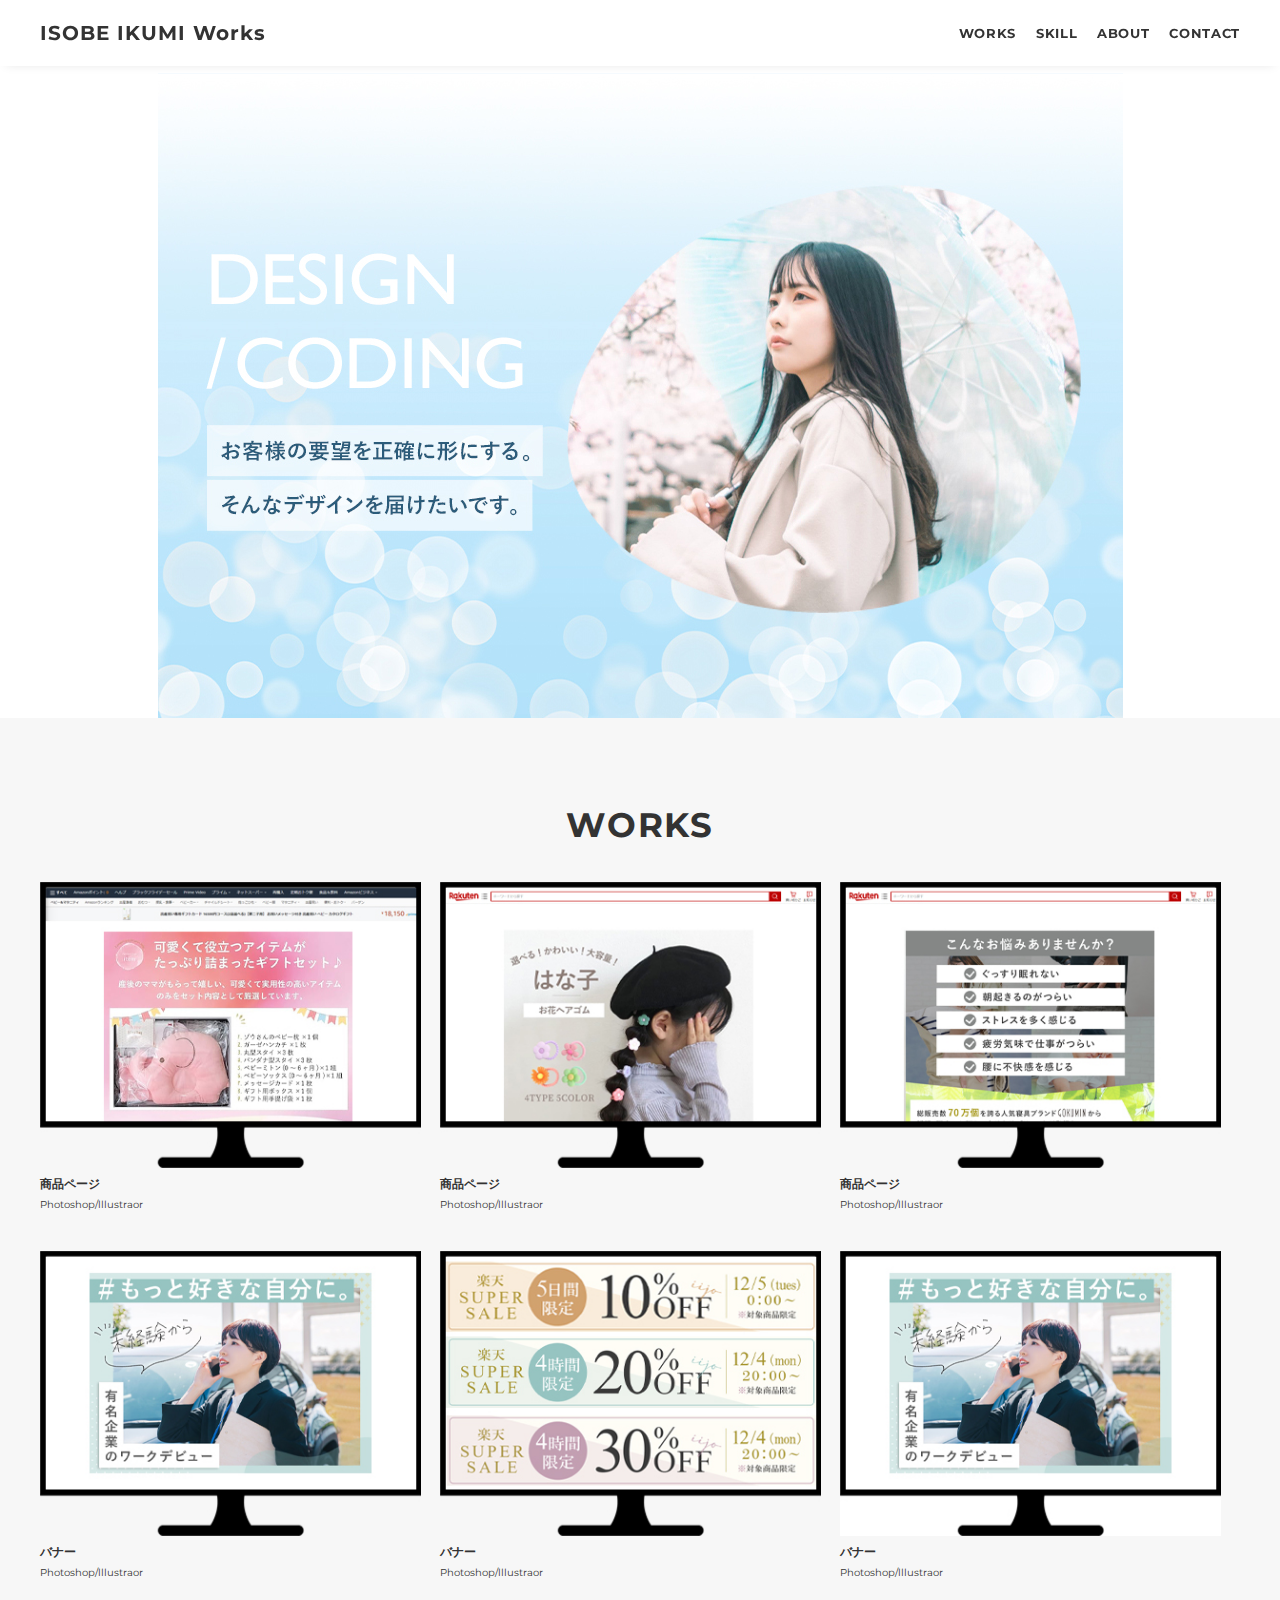
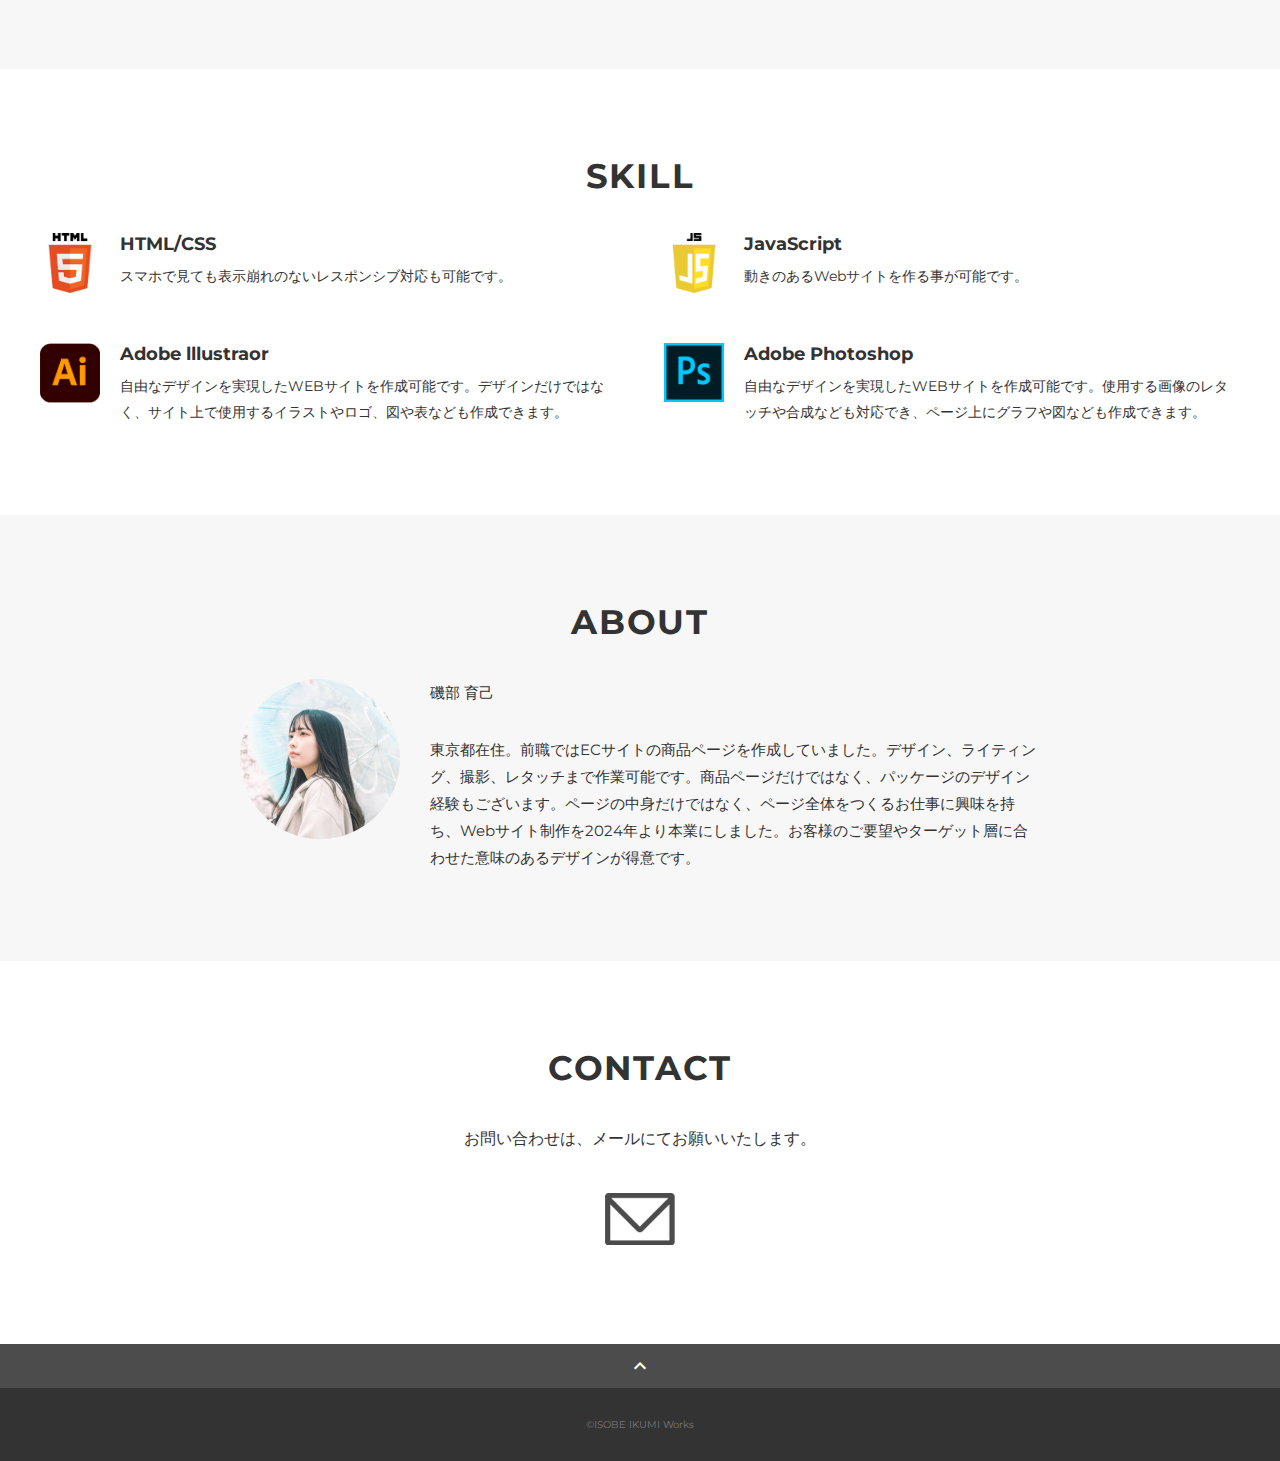
<file: index.html>
<!DOCTYPE html>
<html>
<head>
  <meta charset="utf-8">
  <meta name="viewport" content="width=device-width, initial-scale=1.0, maximum-scale=1.0, minimum-scale=1.0">
  <title>ISOBE IKUMI ポートフォリオ</title>
  <link rel="preconnect" href="https://fonts.gstatic.com">
  <link href="https://fonts.googleapis.com/css2?family=Montserrat:wght@400;700&display=swap" rel="stylesheet">
  <link href="https://fonts.googleapis.com/css?family=Material+Icons+Outlined" rel="stylesheet">
  <link href="css/ress.css" media="all" rel="stylesheet" type="text/css" />
  <link href="css/style.css" media="all" rel="stylesheet" type="text/css" />
</head>

<body>
  <div class="wrapper">

    <!-- header -->
    <header class="header">
      <div class="container">
        <h1 class="header-logo">
          <a href="#">ISOBE IKUMI Works</a>
        </h1>
        <nav class="gnav">
          <ul class="gnav-list">
            <li class="gnav-item"><a href="#works">WORKS</a></li>
            <li class="gnav-item"><a href="#skill">SKILL</a></li>
            <li class="gnav-item"><a href="#about">ABOUT</a></li>
            <li class="gnav-item"><a href="#contact">CONTACT</a></li>
          </ul>
        </nav>
      </div>
    </header>
    <!-- /header -->

    <main class="content">

     <!-- mv -->
     <div class="mv">
      <div class="mv-container">
        <img src="img/main.jpg" alt="メイン画像">
      </div>
    </div>
    <!-- /mv -->

      <!-- works -->
      <section class="works section" id="works">
        <div class="container">
          <h2 class="title">WORKS</h2>
          <div class="works-list">
            <a class="works-item" href="works-1.html">
              <div class="works-img"><img src="img/works/html1.jpg" alt="html1" /></div>
              <p class="works-name">商品ページ</p>
              <p class="works-info">Photoshop/lllustraor</p>
            </a>
            <a class="works-item" href="works-2.html">
              <div class="works-img"><img src="img/works/html2.jpg" alt="html2" /></div>
              <p class="works-name">商品ページ</p>
              <p class="works-info">Photoshop/lllustraor</p>
            </a>
            <a class="works-item" href="works-3.html">
              <div class="works-img"><img src="img/works/html3.jpg" alt="html3" /></div>
              <p class="works-name">商品ページ</p>
              <p class="works-info">Photoshop/lllustraor</p>
            </a>
            <a class="works-item" href="works-4.html">
              <div class="works-img"><img src="img/works/html4.jpg" alt="html4" /></div>
              <p class="works-name">バナー</p>
              <p class="works-info">Photoshop/lllustraor</p>
            </a>
            <a class="works-item" href="works-5.html">
              <div class="works-img"><img src="img/works/html5.jpg" alt="html5" /></div>
              <p class="works-name">バナー</p>
              <p class="works-info">Photoshop/lllustraor</p>
            </a>
            <a class="works-item" href="works-6.html">
              <div class="works-img"><img src="img/works/html6.jpg" alt="html6" /></div>
              <p class="works-name">バナー</p>
              <p class="works-info">Photoshop/lllustraor</p>
            </a>
          </div>
        </div>
      </section>
      <!-- /works -->

      <!-- skill -->
      <section class="skill section" id="skill">
        <div class="container">
          <h2 class="title">SKILL</h2>
          <div class="skill-list">
            <div class="skill-item">
              <p class="skill-img"><img src="img/skills/html.png" alt="html"></p>
              <div class="skill-body">
                <h3 class="skill-name">HTML/CSS</h3>
                <p class="skill-text">
                  スマホで見ても表示崩れのないレスポンシブ対応も可能です。</p>
              </div>
            </div>
            <div class="skill-item">
              <p class="skill-img"><img src="img/skills/js.png" alt="javascript"></p>
              <div class="skill-body">
                <h3 class="skill-name">JavaScript</h3>
                <p class="skill-text">
                  動きのあるWebサイトを作る事が可能です。</p>
              </div>
            </div>
            <div class="skill-item">
              <p class="skill-img"><img src="img/skills/lllustraor.png" alt="lllustraor"></p>
              <div class="skill-body">
                <h3 class="skill-name">Adobe lllustraor</h3>
                <p class="skill-text">
                  自由なデザインを実現したWEBサイトを作成可能です。デザインだけではなく、サイト上で使用するイラストやロゴ、図や表なども作成できます。</p>
              </div>
            </div>
            <div class="skill-item">
              <p class="skill-img"><img src="img/skills/photoshop.png" alt="photoshop"></p>
              <div class="skill-body">
                <h3 class="skill-name">Adobe Photoshop</h3>
                <p class="skill-text">
                  自由なデザインを実現したWEBサイトを作成可能です。使用する画像のレタッチや合成なども対応でき、ページ上にグラフや図なども作成できます。</p>
              </div>
            </div>
          </div>
        </div>
      </section>
      <!-- /skill -->

      <!-- about -->
      <section class="about section" id="about">
        <div class="container">
          <h2 class="title">ABOUT</h2>
          <div class="profile">
            <p class="profile-img">
              <img src="img/about.jpg" alt="about">
            </p>
            <div class="profile-body">
              <p>
                磯部 育己
              </p>
              <p>
                東京都在住。前職ではECサイトの商品ページを作成していました。デザイン、ライティング、撮影、レタッチまで作業可能です。商品ページだけではなく、パッケージのデザイン経験もございます。ページの中身だけではなく、ページ全体をつくるお仕事に興味を持ち、Webサイト制作を2024年より本業にしました。お客様のご要望やターゲット層に合わせた意味のあるデザインが得意です。
              </p>
            </div>
          </div>
        </div>
      </section>
      <!-- /about -->

      <!-- contact -->
      <section class="contact section" id="contact">
        <div class="container">
          <h2 class="title">CONTACT</h2>
          <p class="lead">
            お問い合わせは、<br class="sp-only">メールにてお願いいたします。
          </p>
          <div class="contact-list">
            <a href="mailto:ikumixxky&#64;gmail.com" target="_blank">
              <img src="img/icon_mail.gif" alt="mail">
            </a>
          </div>
        </div>
      </section>
      <!-- /contact -->
      <div class="page-top" id="js-page-top">
        <span class="material-icons-outlined">expand_less</span>
      </div>
    </main>

    <!-- footer -->
    <footer class="footer">
      <div class="copyright">&copy;ISOBE IKUMI Works</div>
    </footer>
    <!-- /footer -->

  </div>
  <script src="https://ajax.googleapis.com/ajax/libs/jquery/3.6.0/jquery.min.js"></script>
  <script type='text/javascript' src="js/script.js"></script>
</body>
</html>
</file>
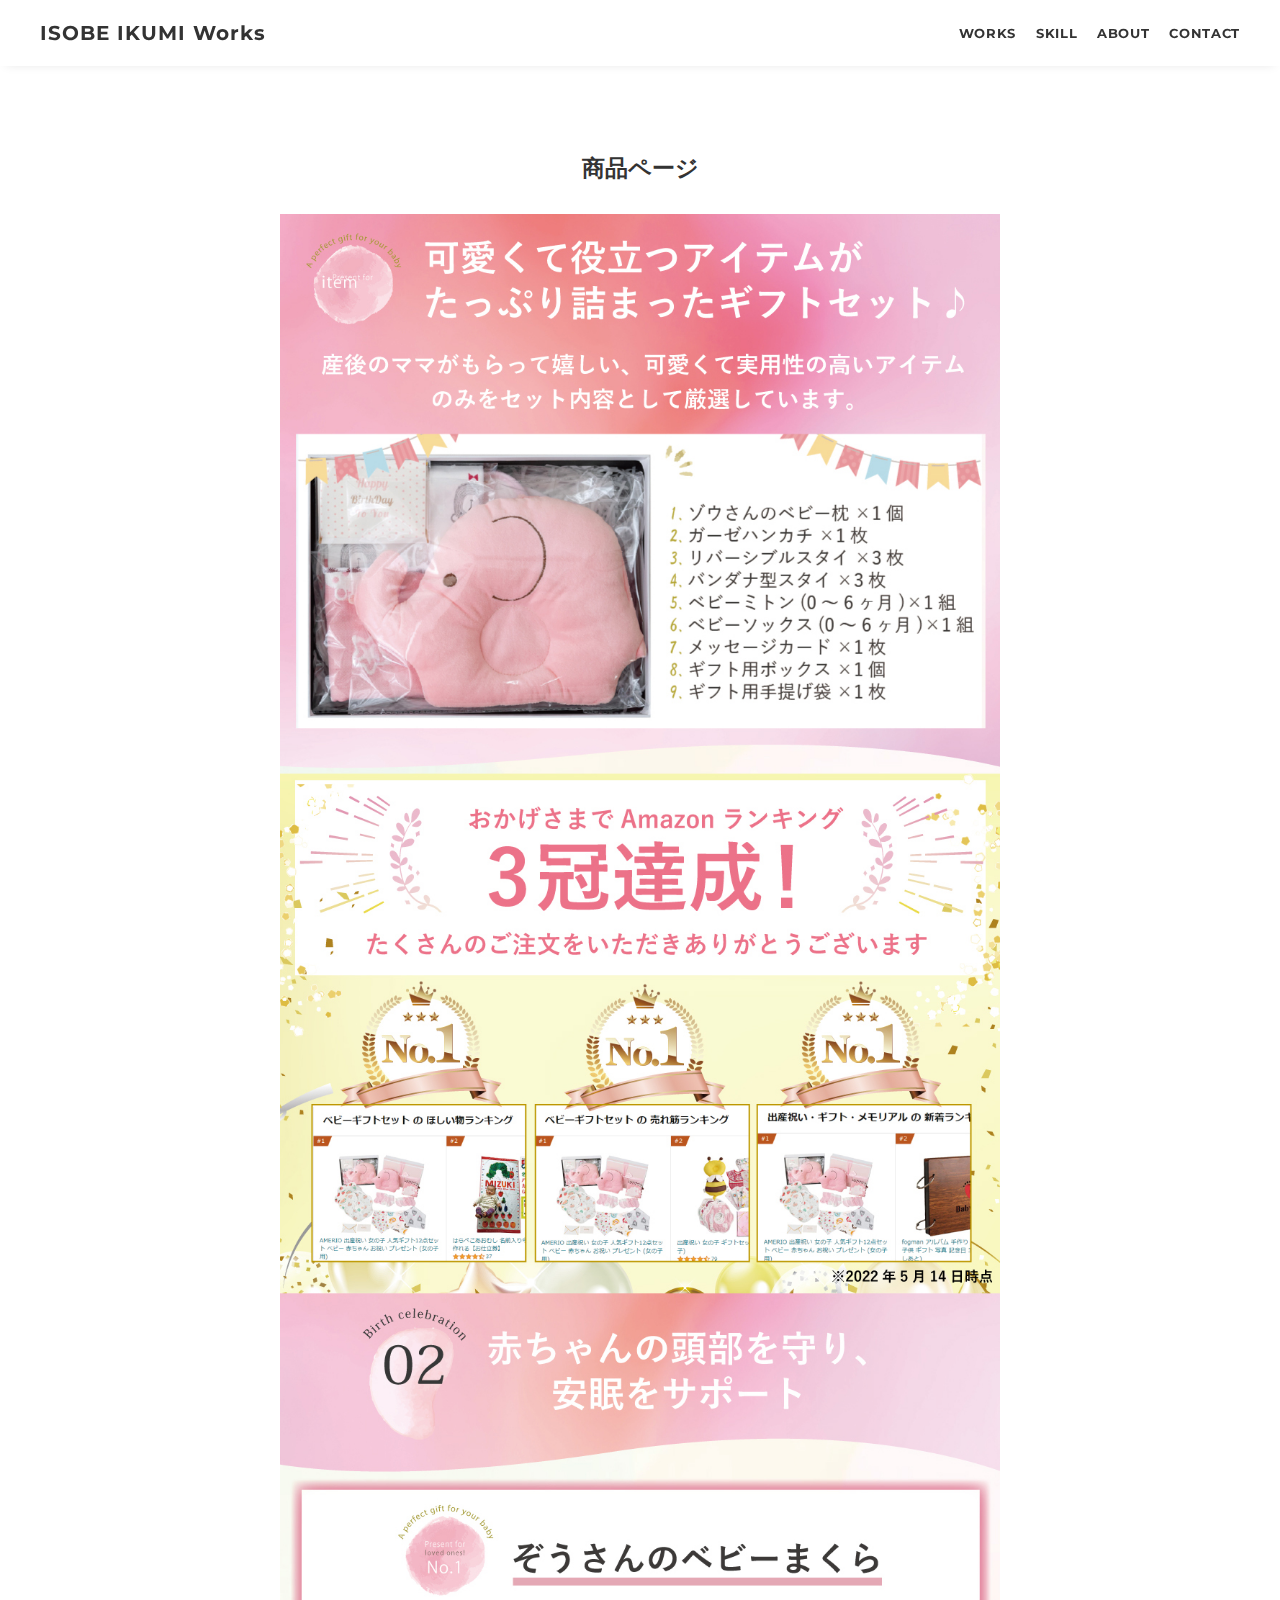
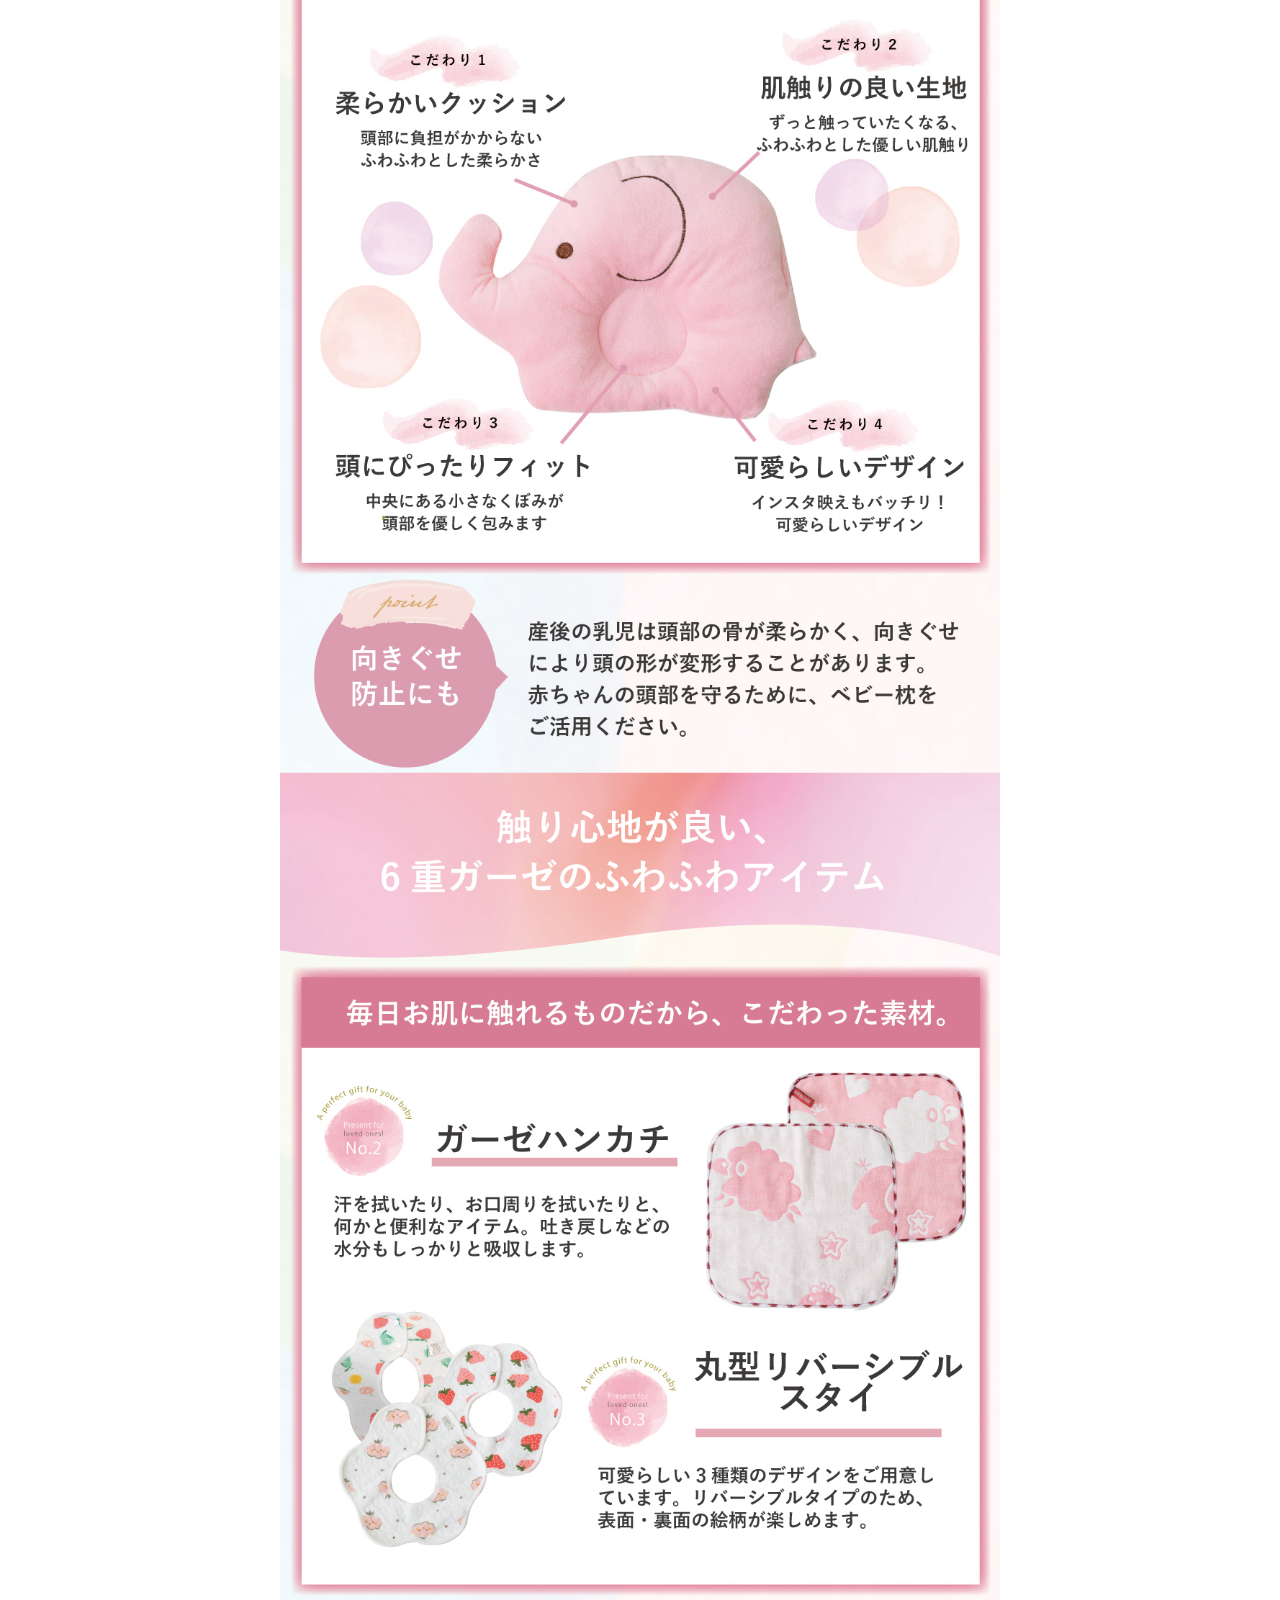
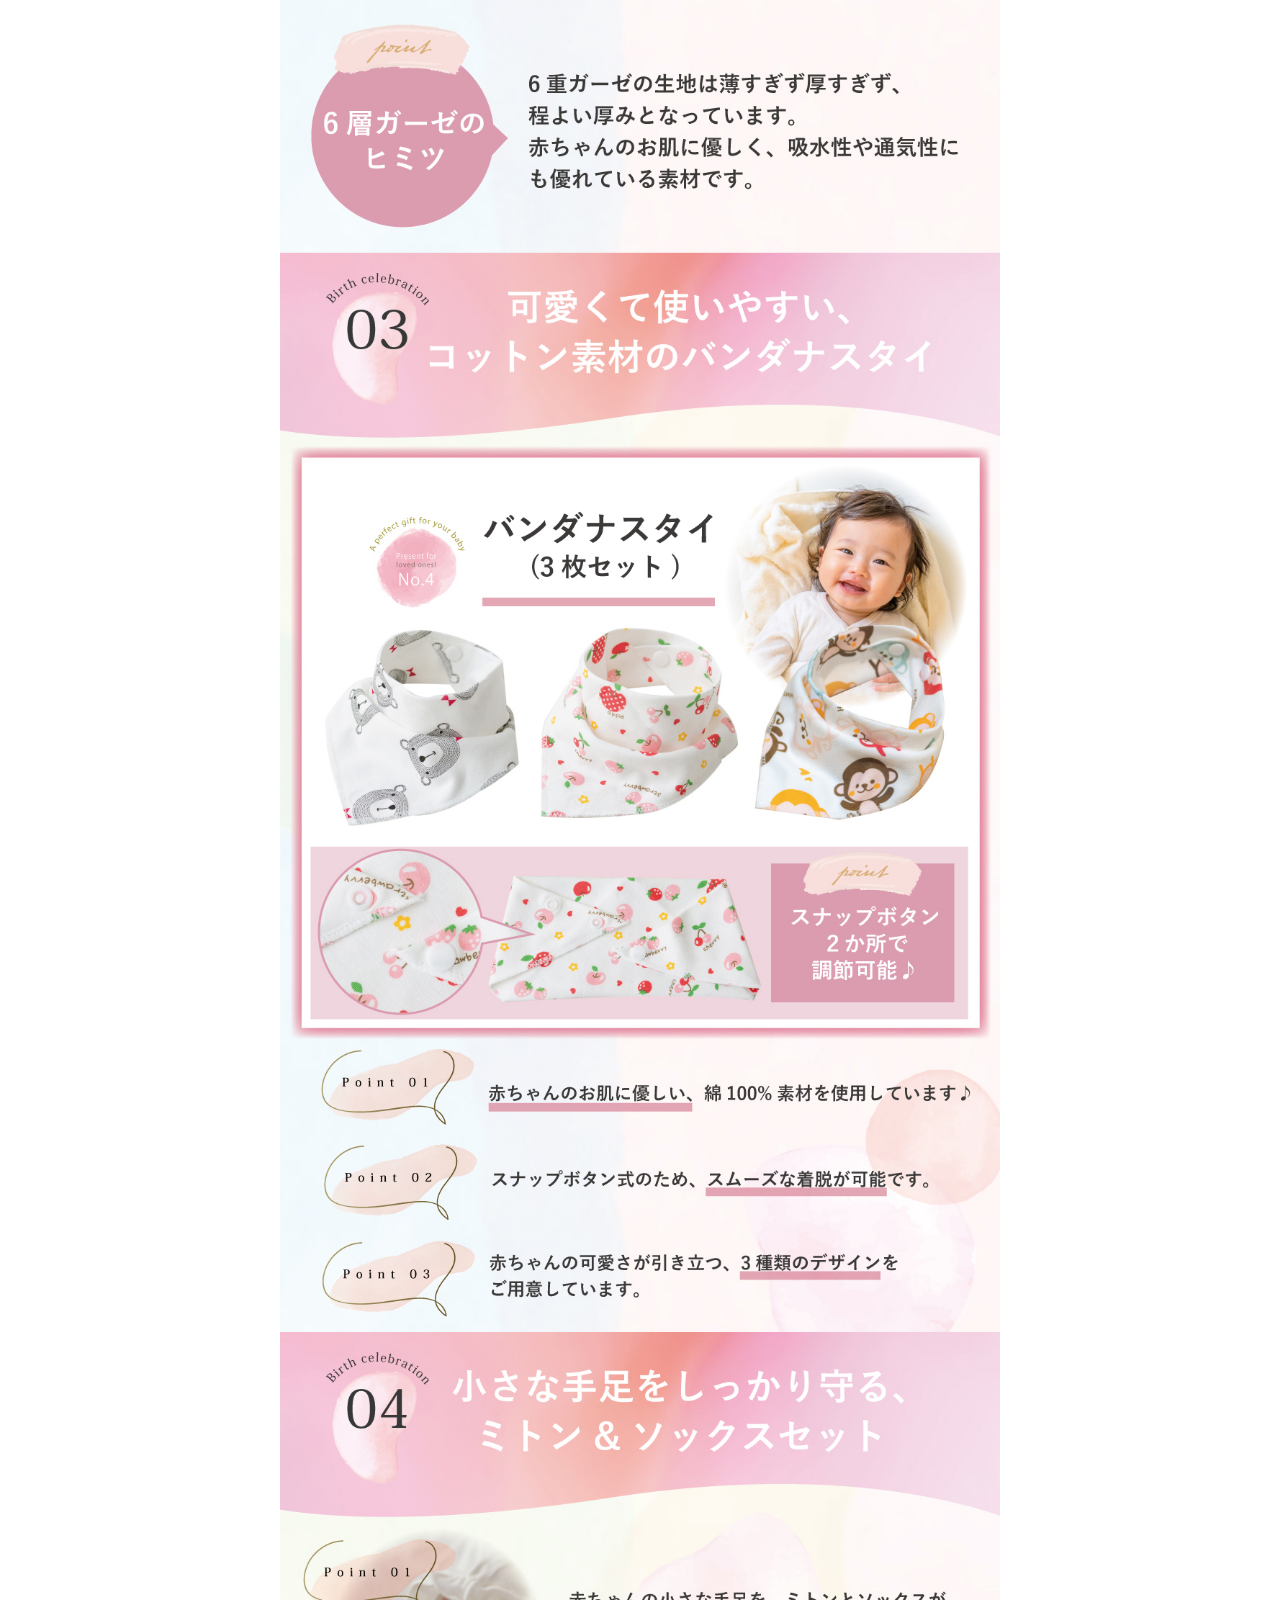
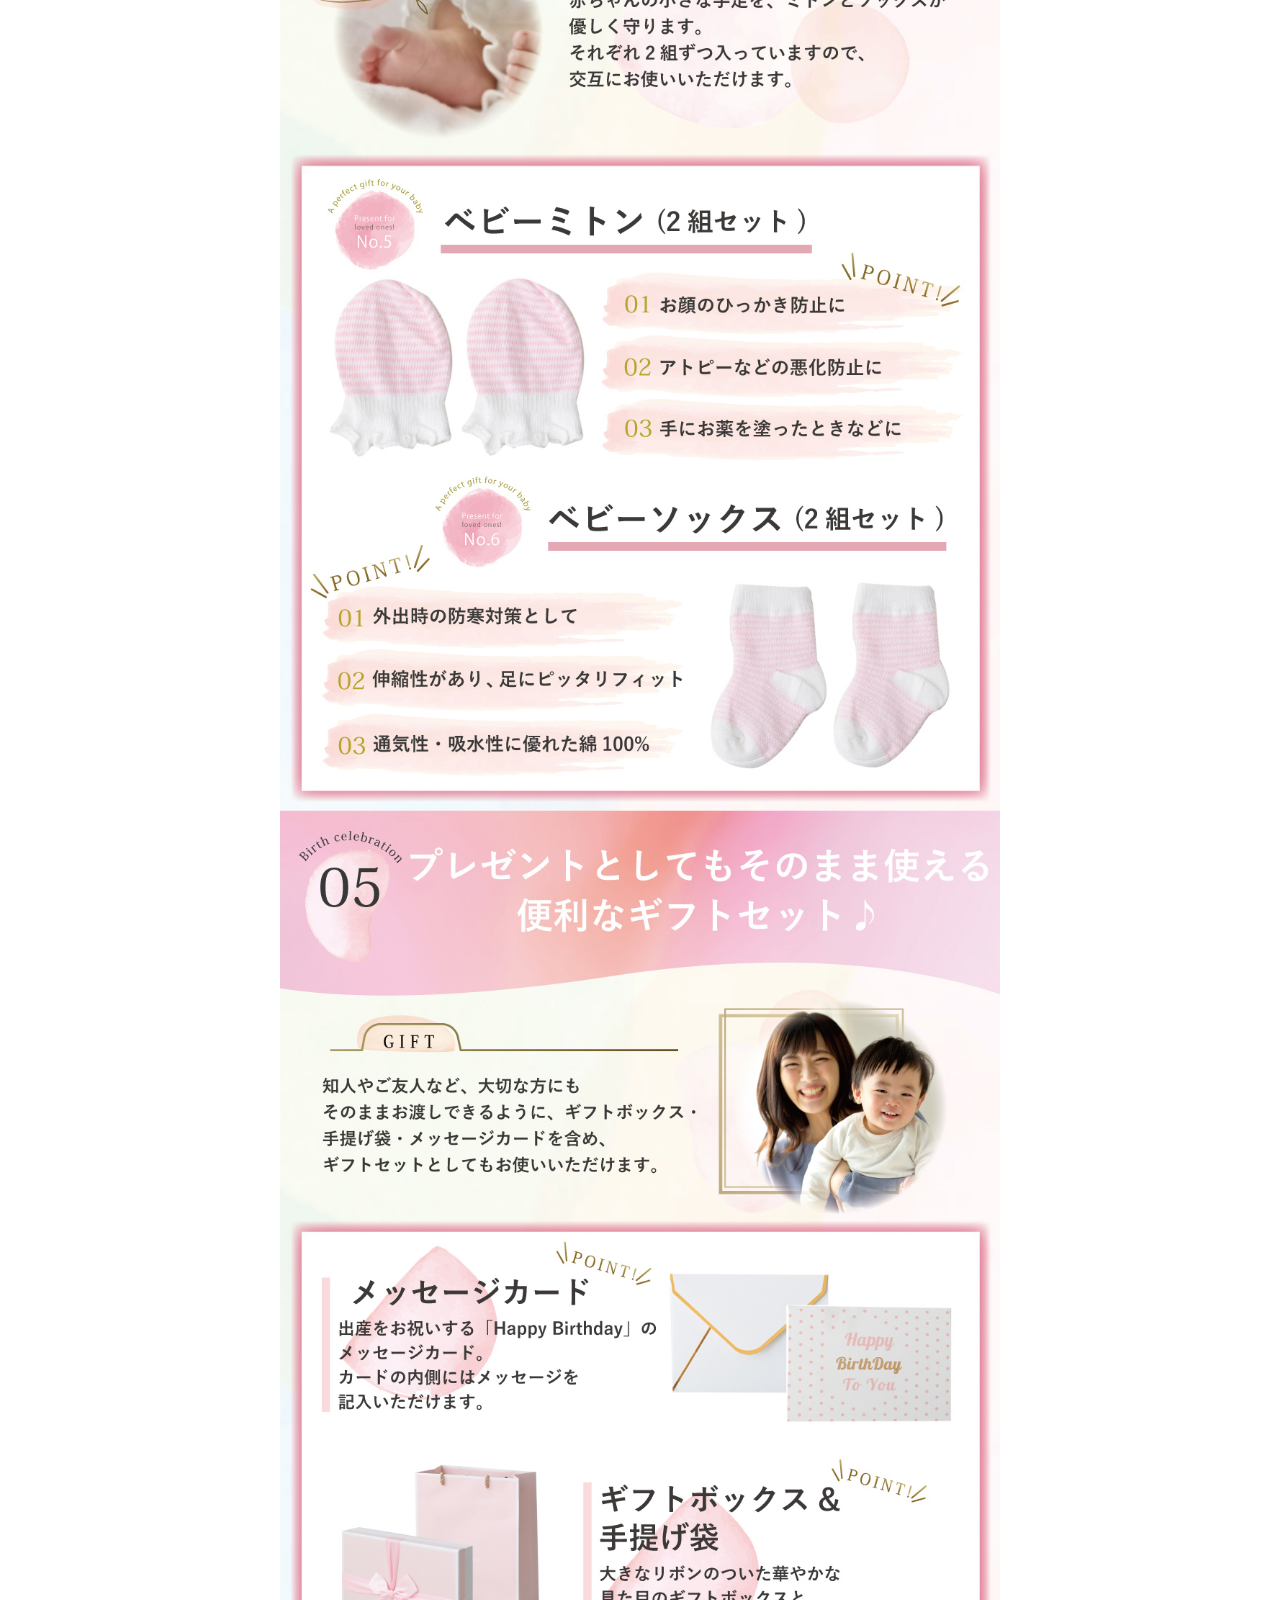
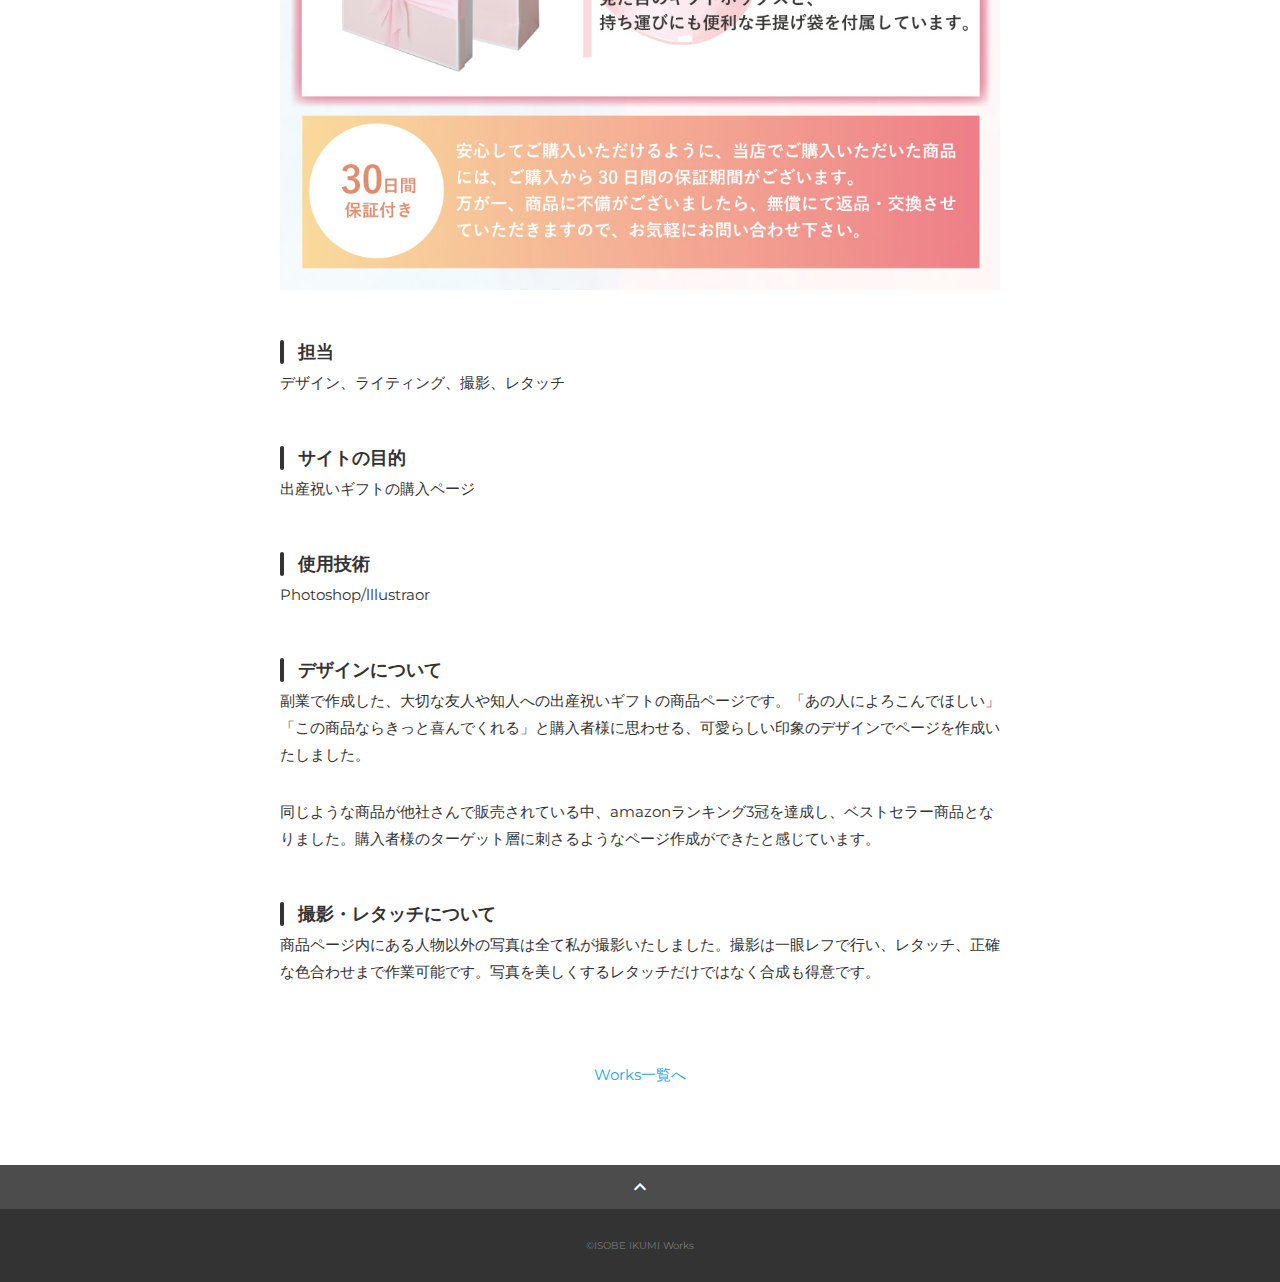
<file: works-1.html>
<!DOCTYPE html>
<html>
<head>
  <meta charset="utf-8">
  <meta name="viewport" content="width=device-width, initial-scale=1.0, maximum-scale=1.0, minimum-scale=1.0">
  <title>ポートフォリオ</title>
  <link rel="preconnect" href="https://fonts.gstatic.com">
  <link href="https://fonts.googleapis.com/css2?family=Montserrat:wght@400;700&display=swap" rel="stylesheet">
  <link href="https://fonts.googleapis.com/css?family=Material+Icons+Outlined" rel="stylesheet">
  <link href="css/ress.css" media="all" rel="stylesheet" type="text/css" />
  <link href="css/style.css" media="all" rel="stylesheet" type="text/css" />
</head>

<body>
  <div class="wrapper">

    <!-- header -->
    <header class="header ">
      <div class="container">
        <h1 class="header-logo">
          <a href="index.html">ISOBE IKUMI Works</a>
        </h1>
        <nav class="gnav">
          <ul class="gnav-list">
            <li class="gnav-item"><a href="index.html#works">WORKS</a></li>
            <li class="gnav-item"><a href="index.html#skill">SKILL</a></li>
            <li class="gnav-item"><a href="index.html#about">ABOUT</a></li>
            <li class="gnav-item"><a href="index.html#contact">CONTACT</a></li>
          </ul>
        </nav>
      </div>
    </header>
    <!-- /header -->

    <main class="content">

      <article class="article">
        <div class="article-container">
          <h2 class="article-title">商品ページ</h2>
          <div class="article-body">
            <p>
              <img src="img/works-detail/works-1_pc.jpg" alt="商品ページ1">
            </p>
            <h3>担当</h3>
            <p>デザイン、ライティング、撮影、レタッチ</p>
            <h3>サイトの目的</h3>
            <p>出産祝いギフトの購入ページ</p>
            <h3>使用技術</h3>
            <p>Photoshop/lllustraor</p>
            <h3>デザインについて</h3>
            <p>
              副業で作成した、大切な友人や知人への出産祝いギフトの商品ページです。「あの人によろこんでほしい」「この商品ならきっと喜んでくれる」と購入者様に思わせる、可愛らしい印象のデザインでページを作成いたしました。
            </p>
            <p>
              同じような商品が他社さんで販売されている中、amazonランキング3冠を達成し、ベストセラー商品となりました。購入者様のターゲット層に刺さるようなページ作成ができたと感じています。
            </p>
            <h3>撮影・レタッチについて</h3>
            <p>
              商品ページ内にある人物以外の写真は全て私が撮影いたしました。撮影は一眼レフで行い、レタッチ、正確な色合わせまで作業可能です。写真を美しくするレタッチだけではなく合成も得意です。
            </p>
          </div>
          <div class="home-link">
            <a href="index.html#works">Works一覧へ</a>
          </div>
        </div>
      </article>

      <div class="page-top" id="js-page-top">
        <span class="material-icons-outlined">expand_less</span>
      </div>
    </main>

    <!-- footer -->
    <footer class="footer">
      <div class="copyright">&copy;ISOBE IKUMI Works</div>
    </footer>
    <!-- /footer -->

  </div>
  <script src="https://ajax.googleapis.com/ajax/libs/jquery/3.6.0/jquery.min.js"></script>
  <script type='text/javascript' src="js/script.js"></script>
</body>
</html>
</file>
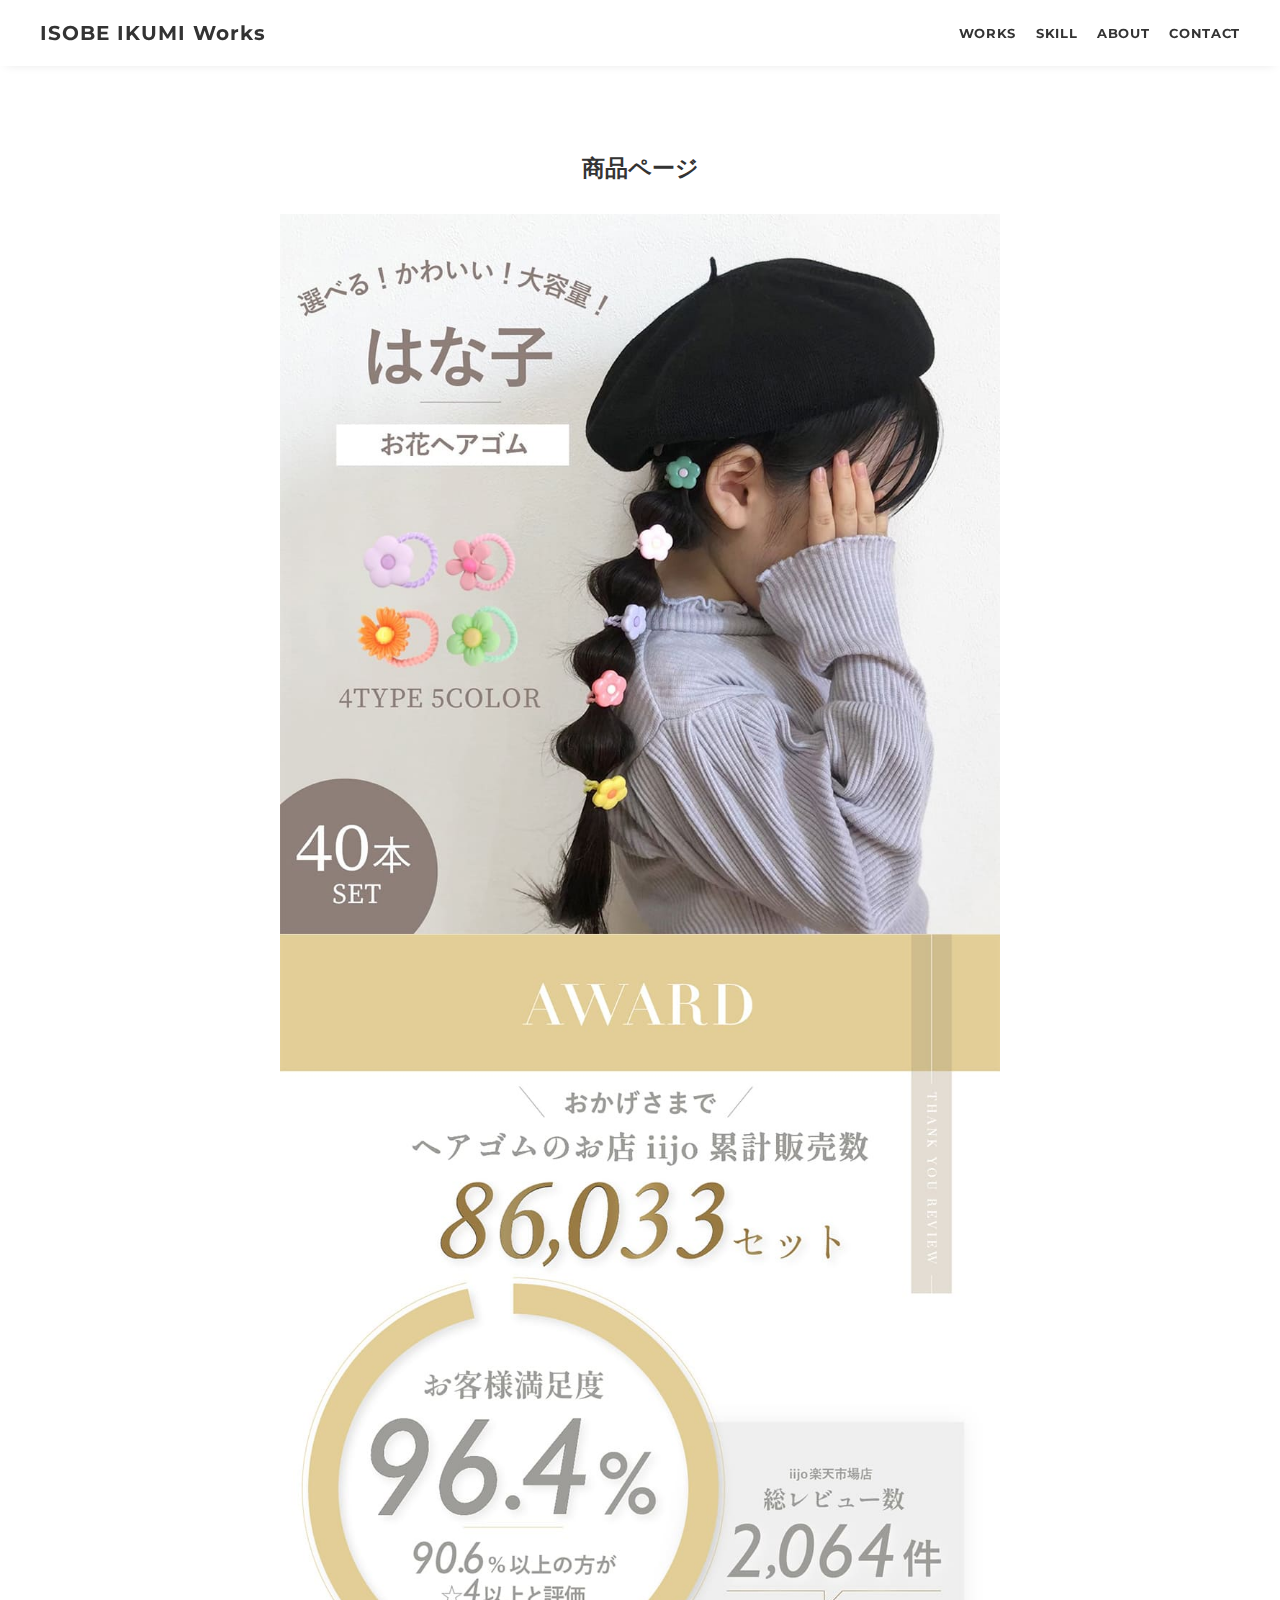
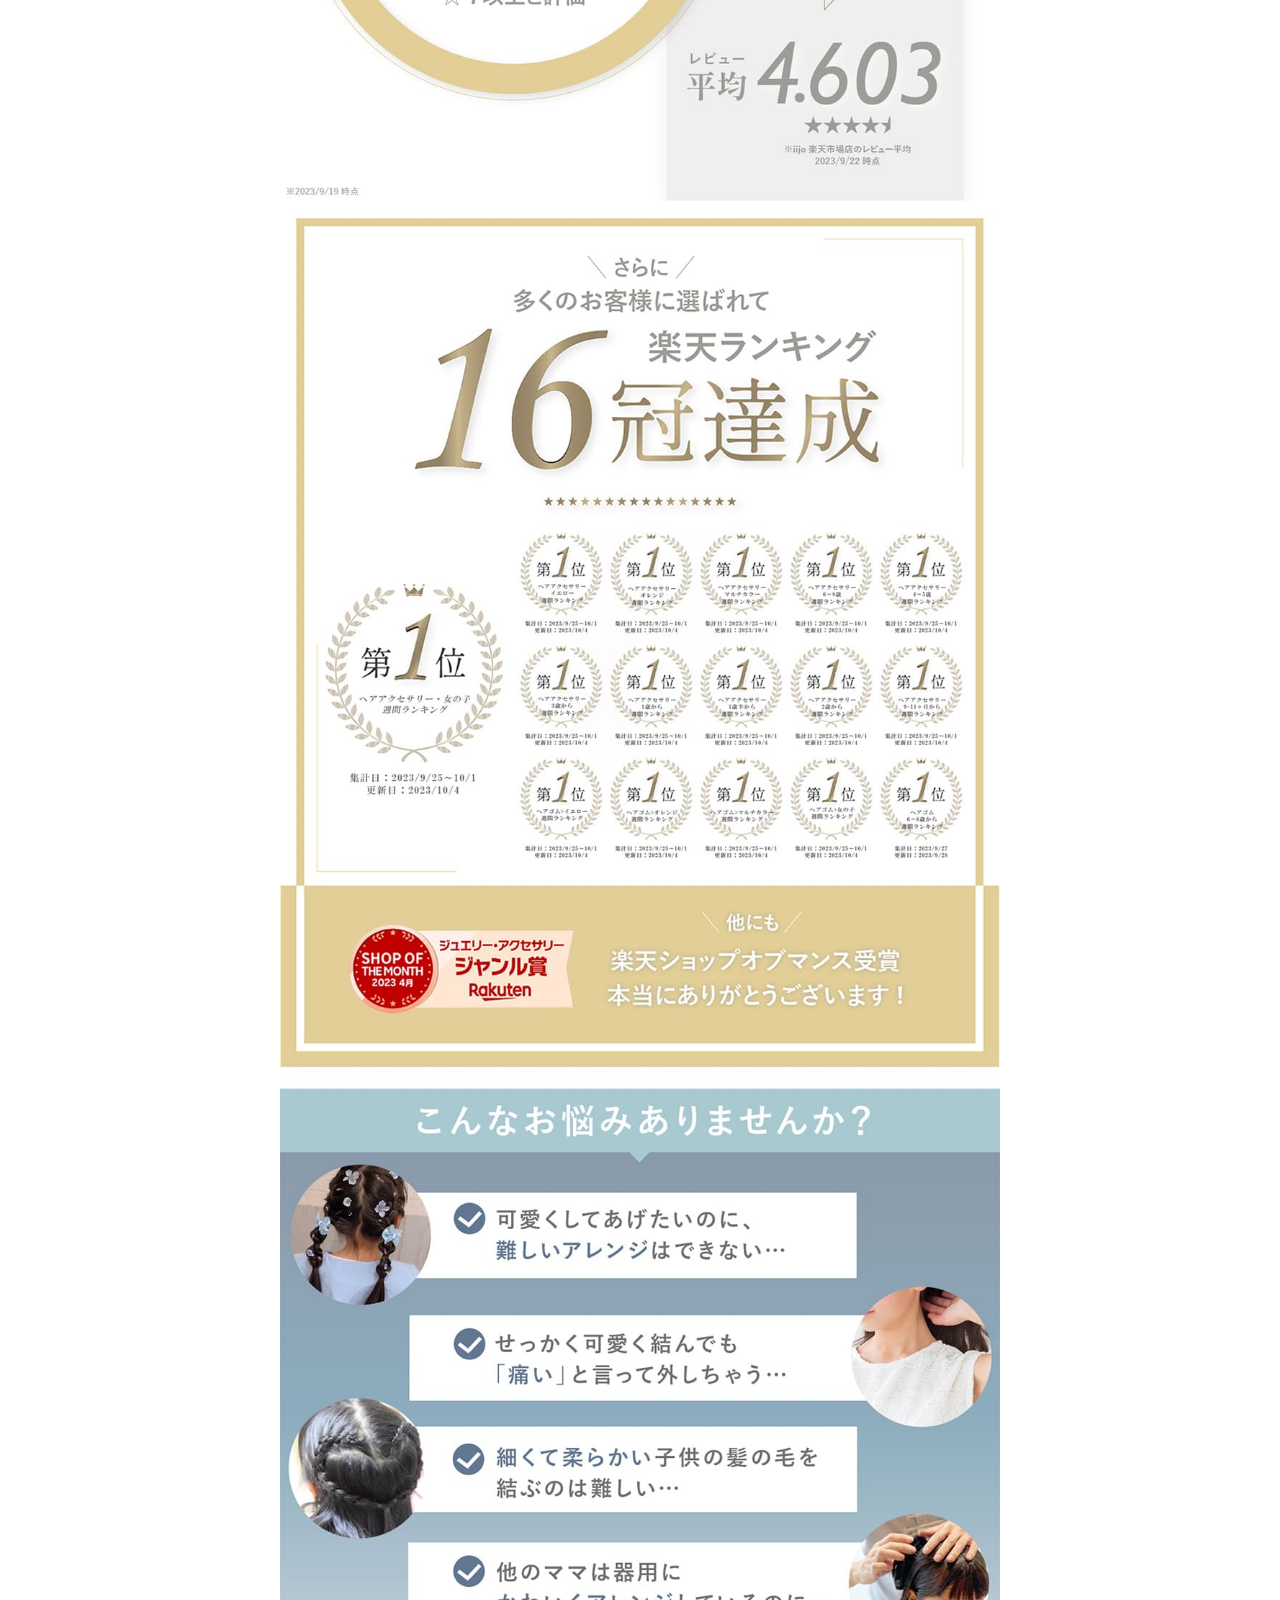
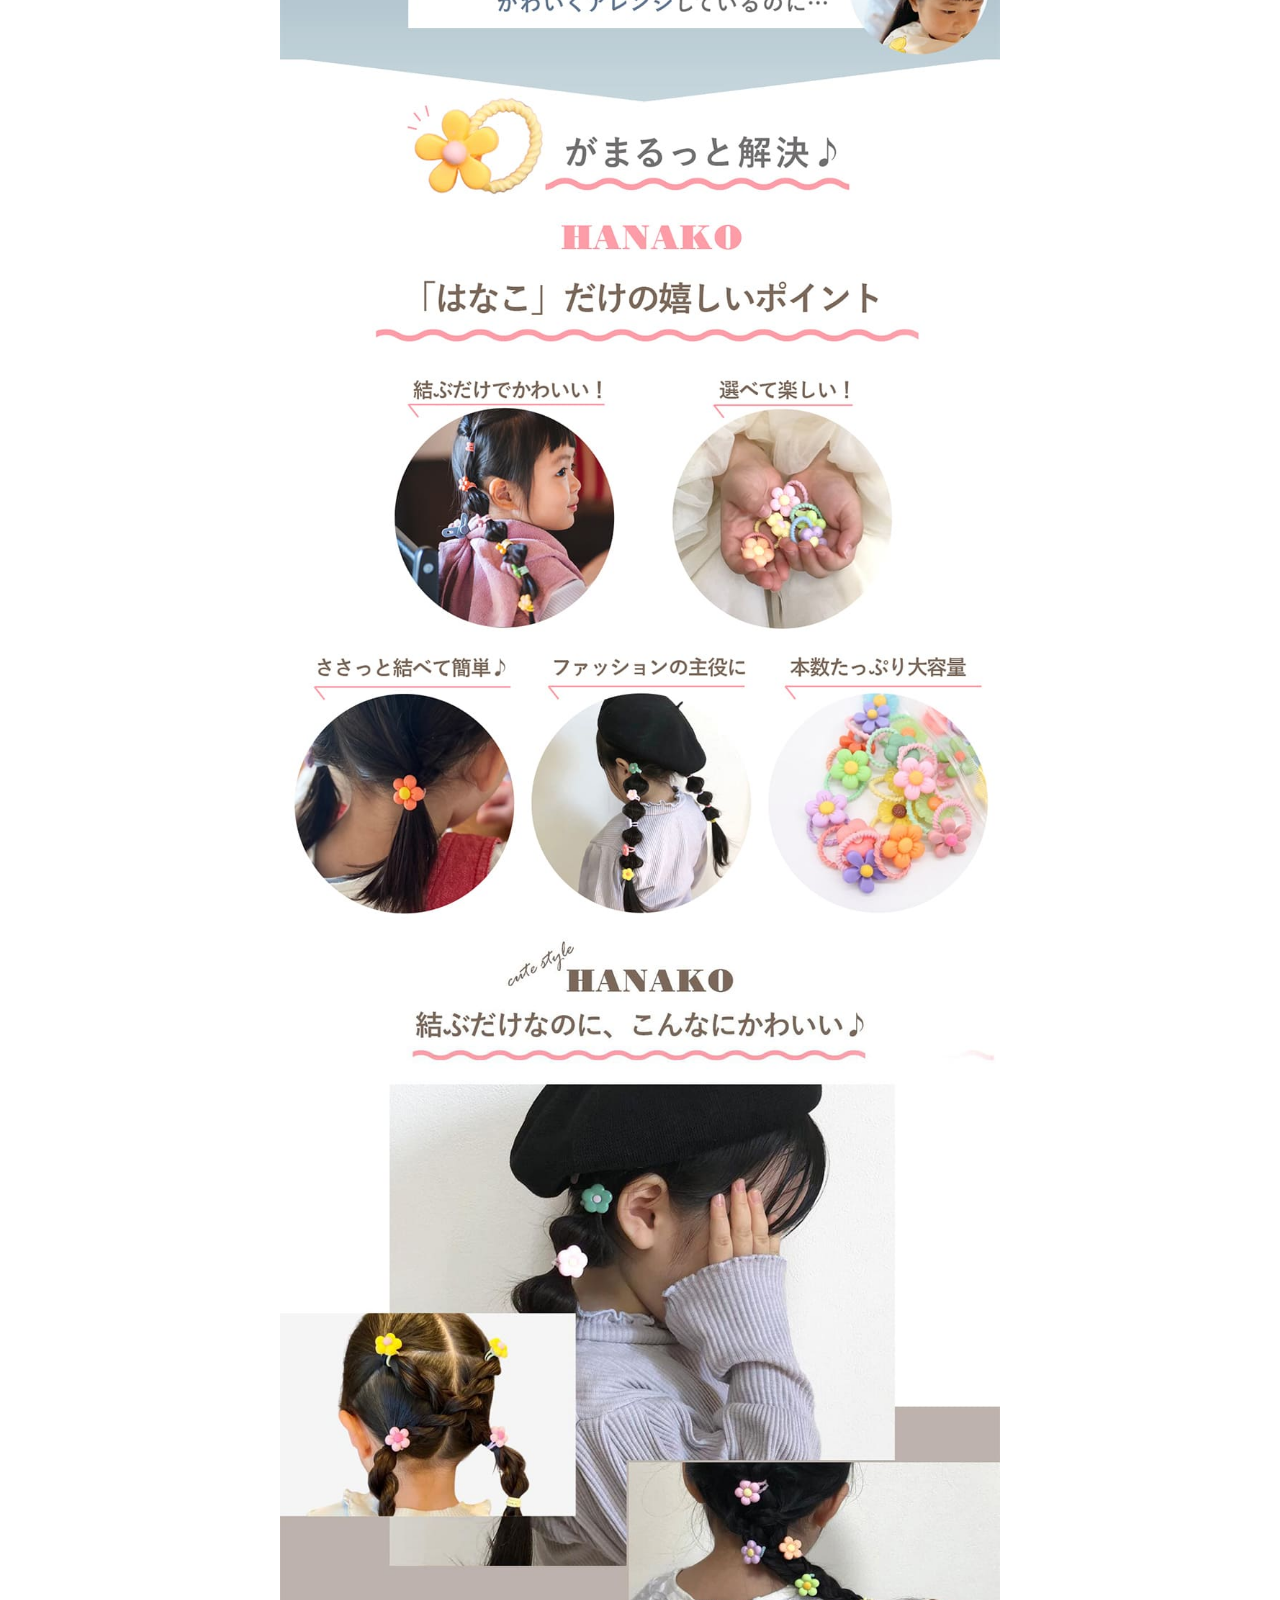
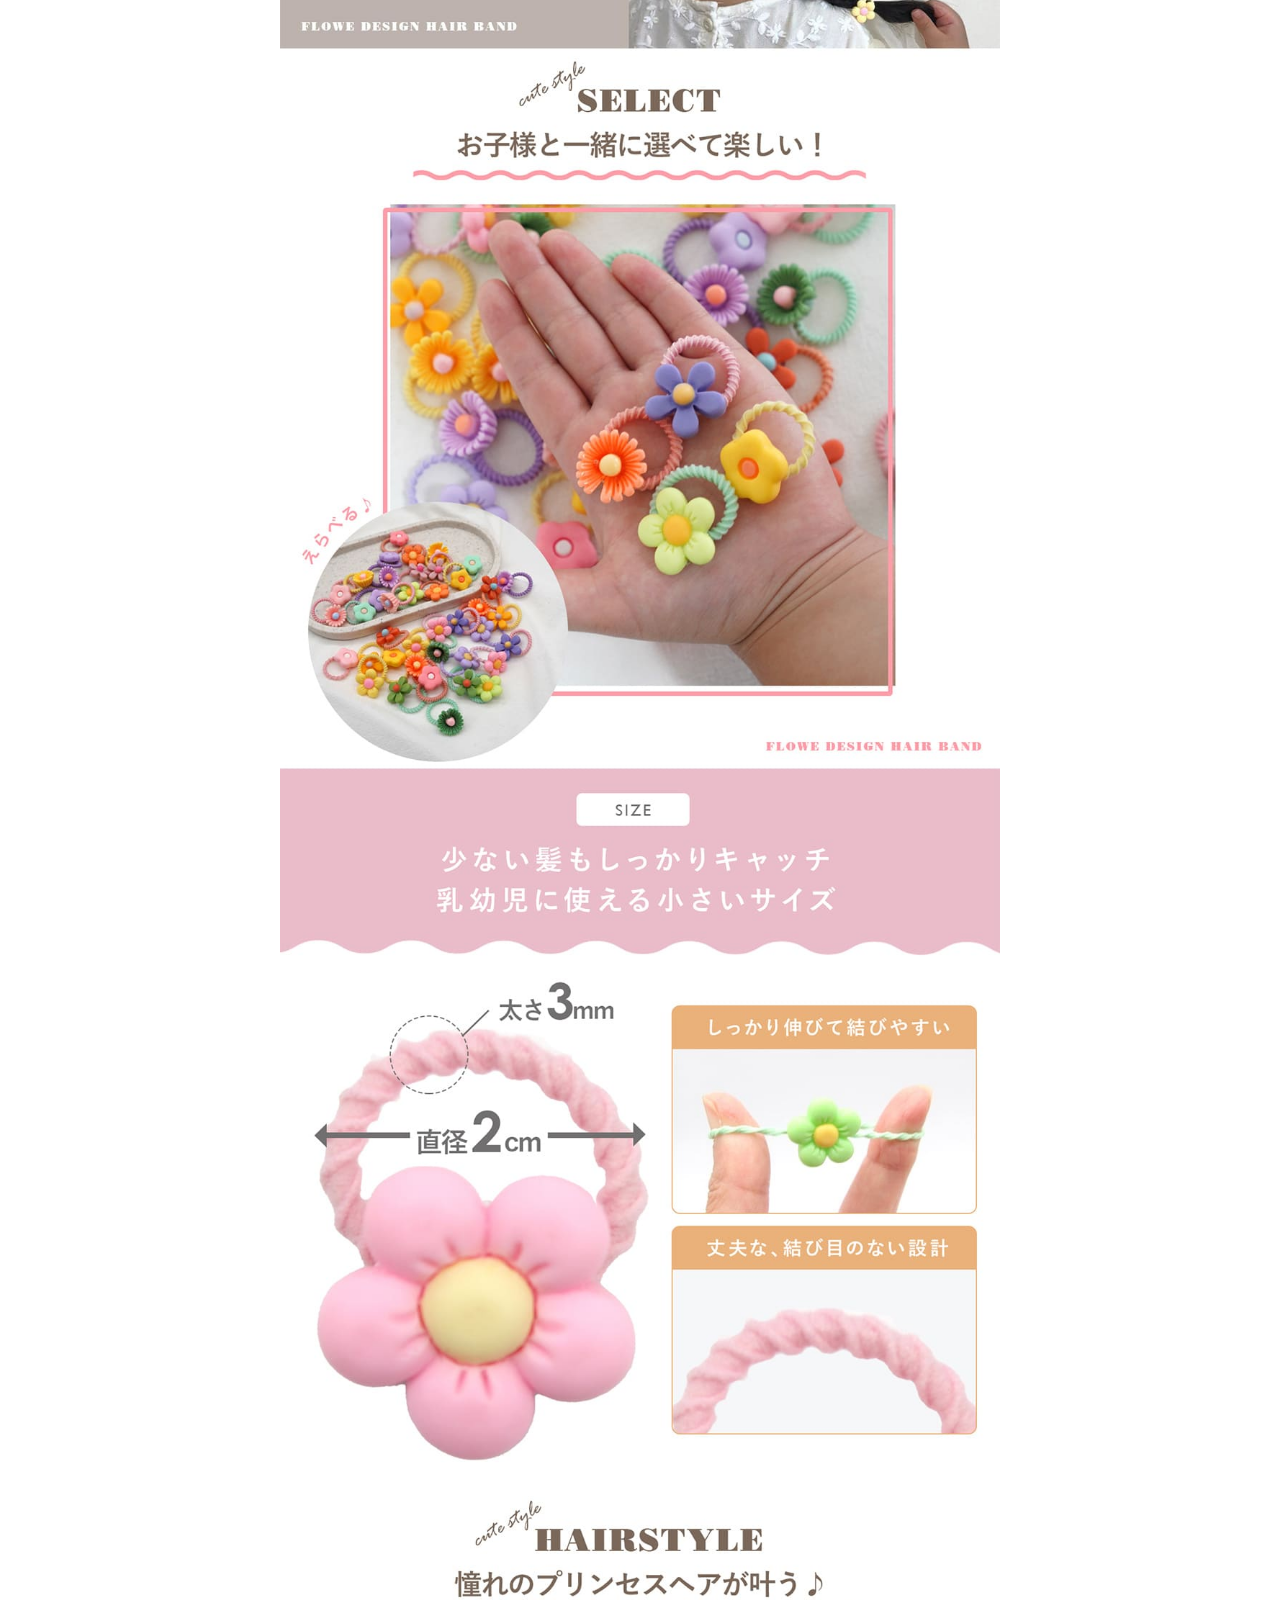
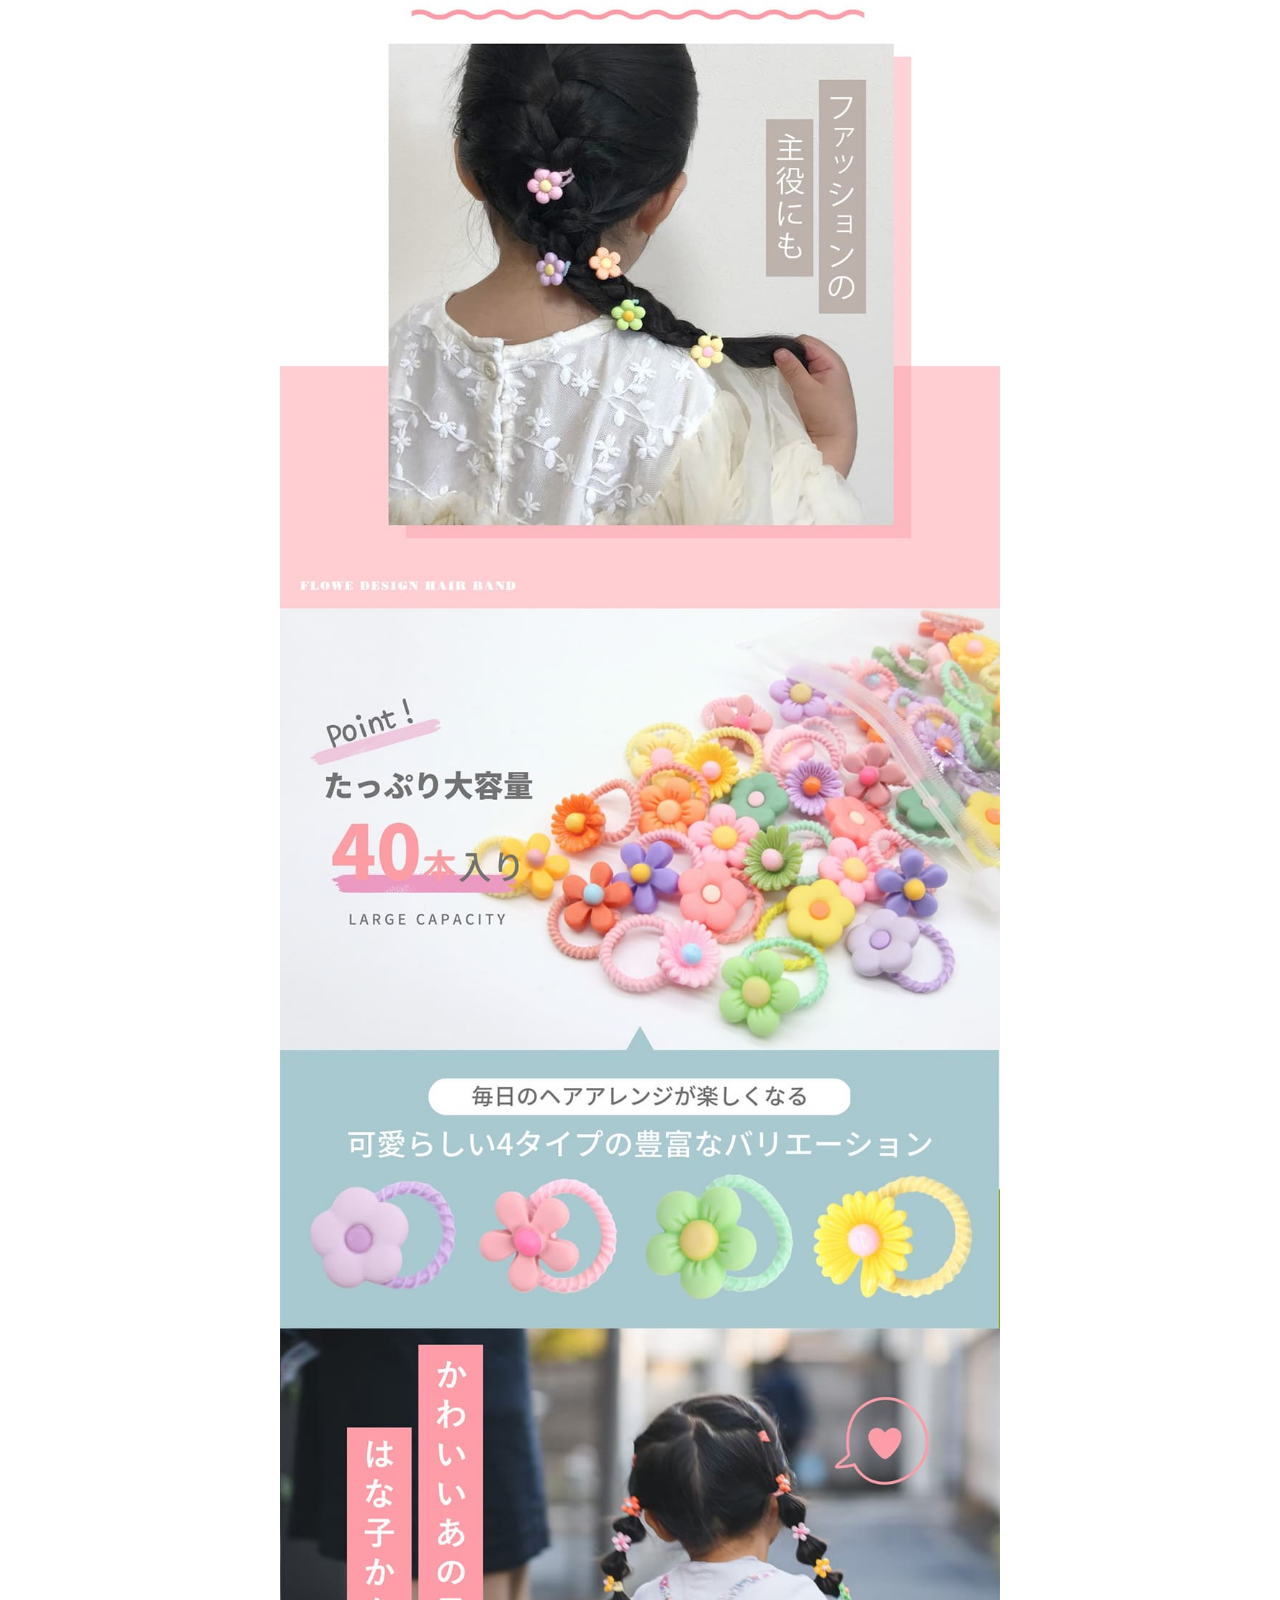
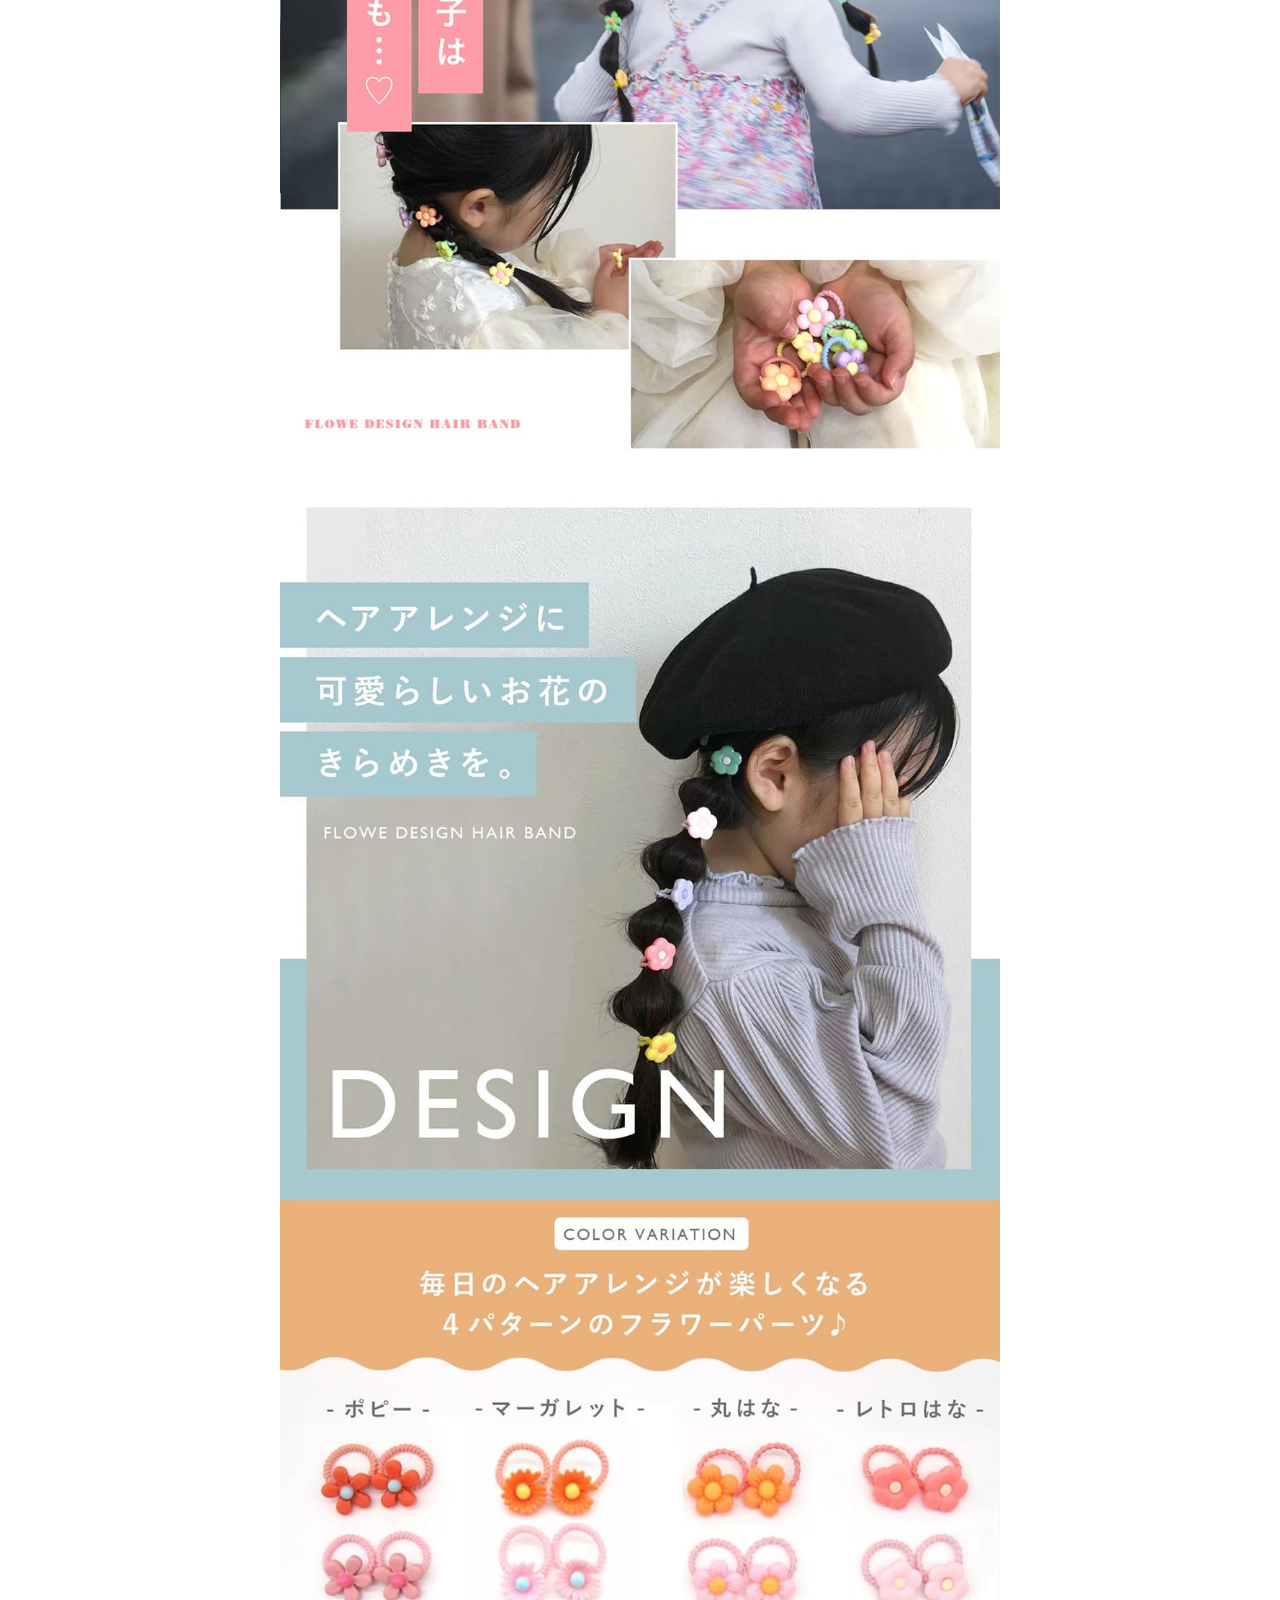
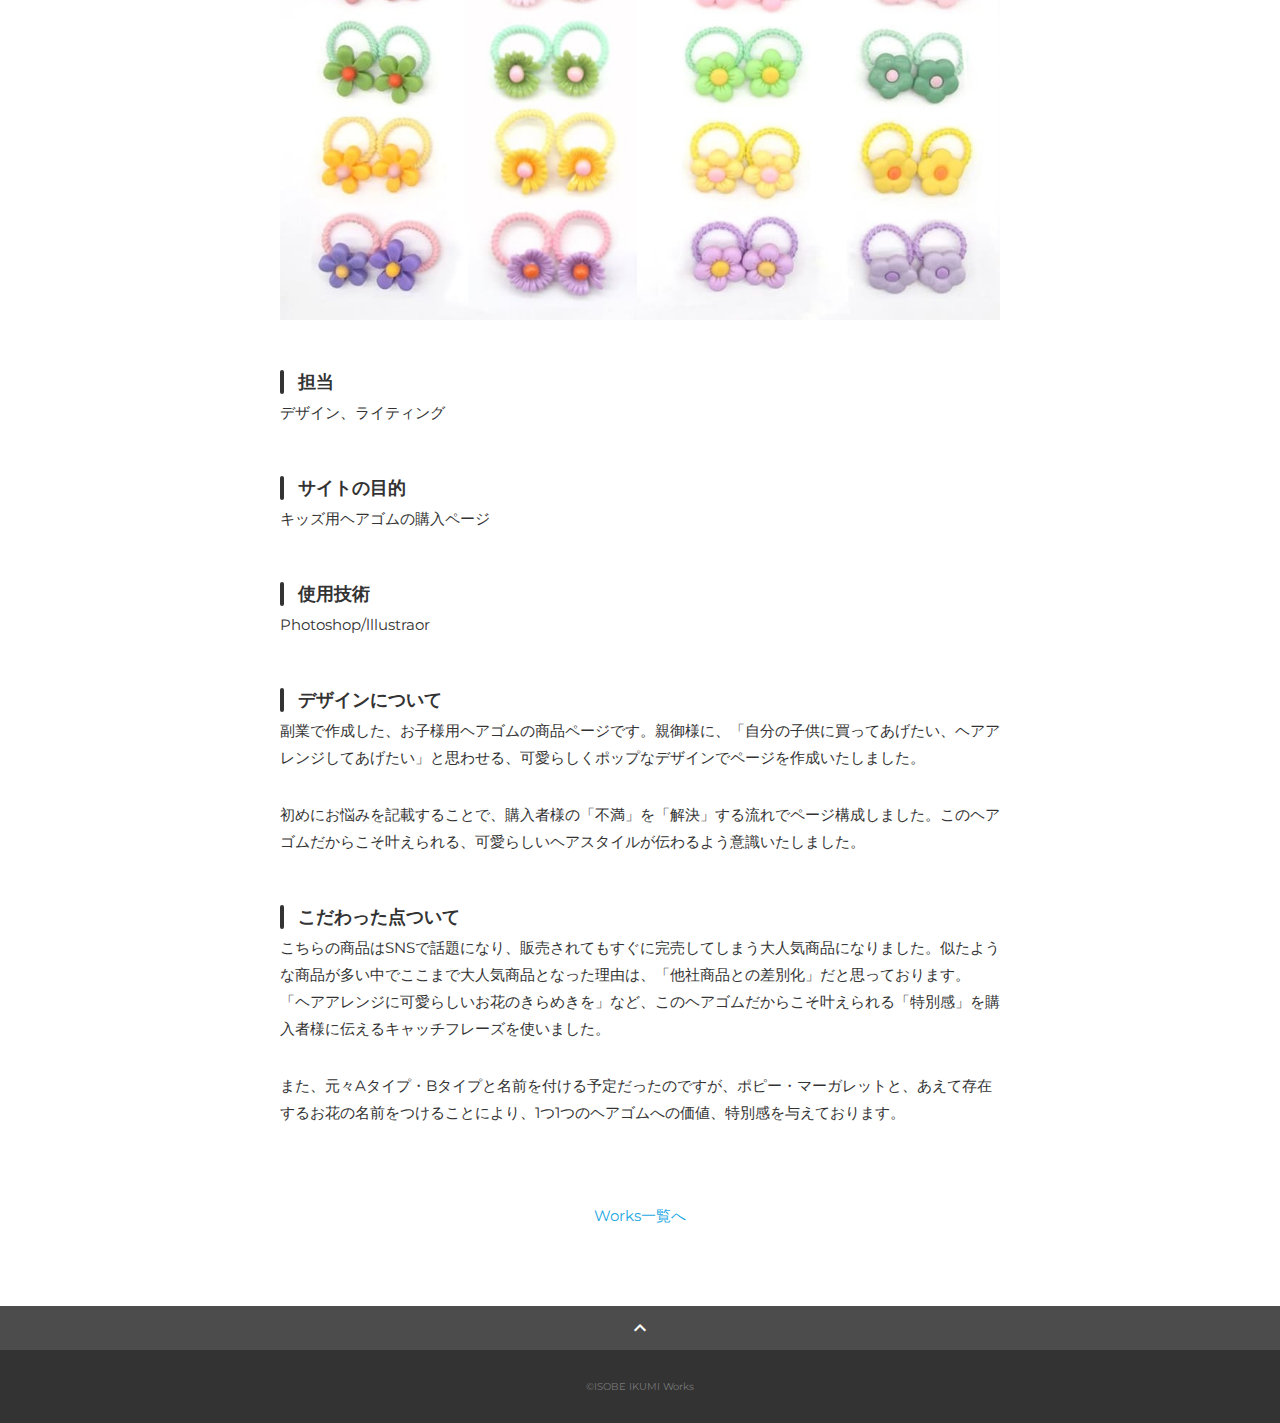
<file: works-2.html>
<!DOCTYPE html>
<html>
<head>
  <meta charset="utf-8">
  <meta name="viewport" content="width=device-width, initial-scale=1.0, maximum-scale=1.0, minimum-scale=1.0">
  <title>ポートフォリオ</title>
  <link rel="preconnect" href="https://fonts.gstatic.com">
  <link href="https://fonts.googleapis.com/css2?family=Montserrat:wght@400;700&display=swap" rel="stylesheet">
  <link href="https://fonts.googleapis.com/css?family=Material+Icons+Outlined" rel="stylesheet">
  <link href="css/ress.css" media="all" rel="stylesheet" type="text/css" />
  <link href="css/style.css" media="all" rel="stylesheet" type="text/css" />
</head>

<body>
  <div class="wrapper">

    <!-- header -->
    <header class="header ">
      <div class="container">
        <h1 class="header-logo">
          <a href="index.html">ISOBE IKUMI Works</a>
        </h1>
        <nav class="gnav">
          <ul class="gnav-list">
            <li class="gnav-item"><a href="index.html#works">WORKS</a></li>
            <li class="gnav-item"><a href="index.html#skill">SKILL</a></li>
            <li class="gnav-item"><a href="index.html#about">ABOUT</a></li>
            <li class="gnav-item"><a href="index.html#contact">CONTACT</a></li>
          </ul>
        </nav>
      </div>
    </header>
    <!-- /header -->

    <main class="content">

      <article class="article">
        <div class="article-container">
          <h2 class="article-title">商品ページ</h2>
          <div class="article-body">
            <p>
              <img src="img/works-detail/works-2_pc.jpg" alt="商品ページ2">
            </p>
            <h3>担当</h3>
            <p>デザイン、ライティング</p>
            <h3>サイトの目的</h3>
            <p>キッズ用ヘアゴムの購入ページ</p>
            <h3>使用技術</h3>
            <p>Photoshop/lllustraor</p>
            <h3>デザインについて</h3>
            <p>
              副業で作成した、お子様用ヘアゴムの商品ページです。親御様に、「自分の子供に買ってあげたい、ヘアアレンジしてあげたい」と思わせる、可愛らしくポップなデザインでページを作成いたしました。
            </p>
            <p>
              初めにお悩みを記載することで、購入者様の「不満」を「解決」する流れでページ構成しました。このヘアゴムだからこそ叶えられる、可愛らしいヘアスタイルが伝わるよう意識いたしました。
            </p>
            <h3>こだわった点ついて</h3>
            <p>
              こちらの商品はSNSで話題になり、販売されてもすぐに完売してしまう大人気商品になりました。似たような商品が多い中でここまで大人気商品となった理由は、「他社商品との差別化」だと思っております。
              「ヘアアレンジに可愛らしいお花のきらめきを」など、このヘアゴムだからこそ叶えられる「特別感」を購入者様に伝えるキャッチフレーズを使いました。
            </p>
            <p>
              また、元々Aタイプ・Bタイプと名前を付ける予定だったのですが、ポピー・マーガレットと、あえて存在するお花の名前をつけることにより、1つ1つのヘアゴムへの価値、特別感を与えております。
            </p>
          </div>
          <div class="home-link">
            <a href="index.html#works">Works一覧へ</a>
          </div>
        </div>
      </article>

      <div class="page-top" id="js-page-top">
        <span class="material-icons-outlined">expand_less</span>
      </div>
    </main>

    <!-- footer -->
    <footer class="footer">
      <div class="copyright">&copy;ISOBE IKUMI Works</div>
    </footer>
    <!-- /footer -->

  </div>
  <script src="https://ajax.googleapis.com/ajax/libs/jquery/3.6.0/jquery.min.js"></script>
  <script type='text/javascript' src="js/script.js"></script>
</body>
</html>
</file>
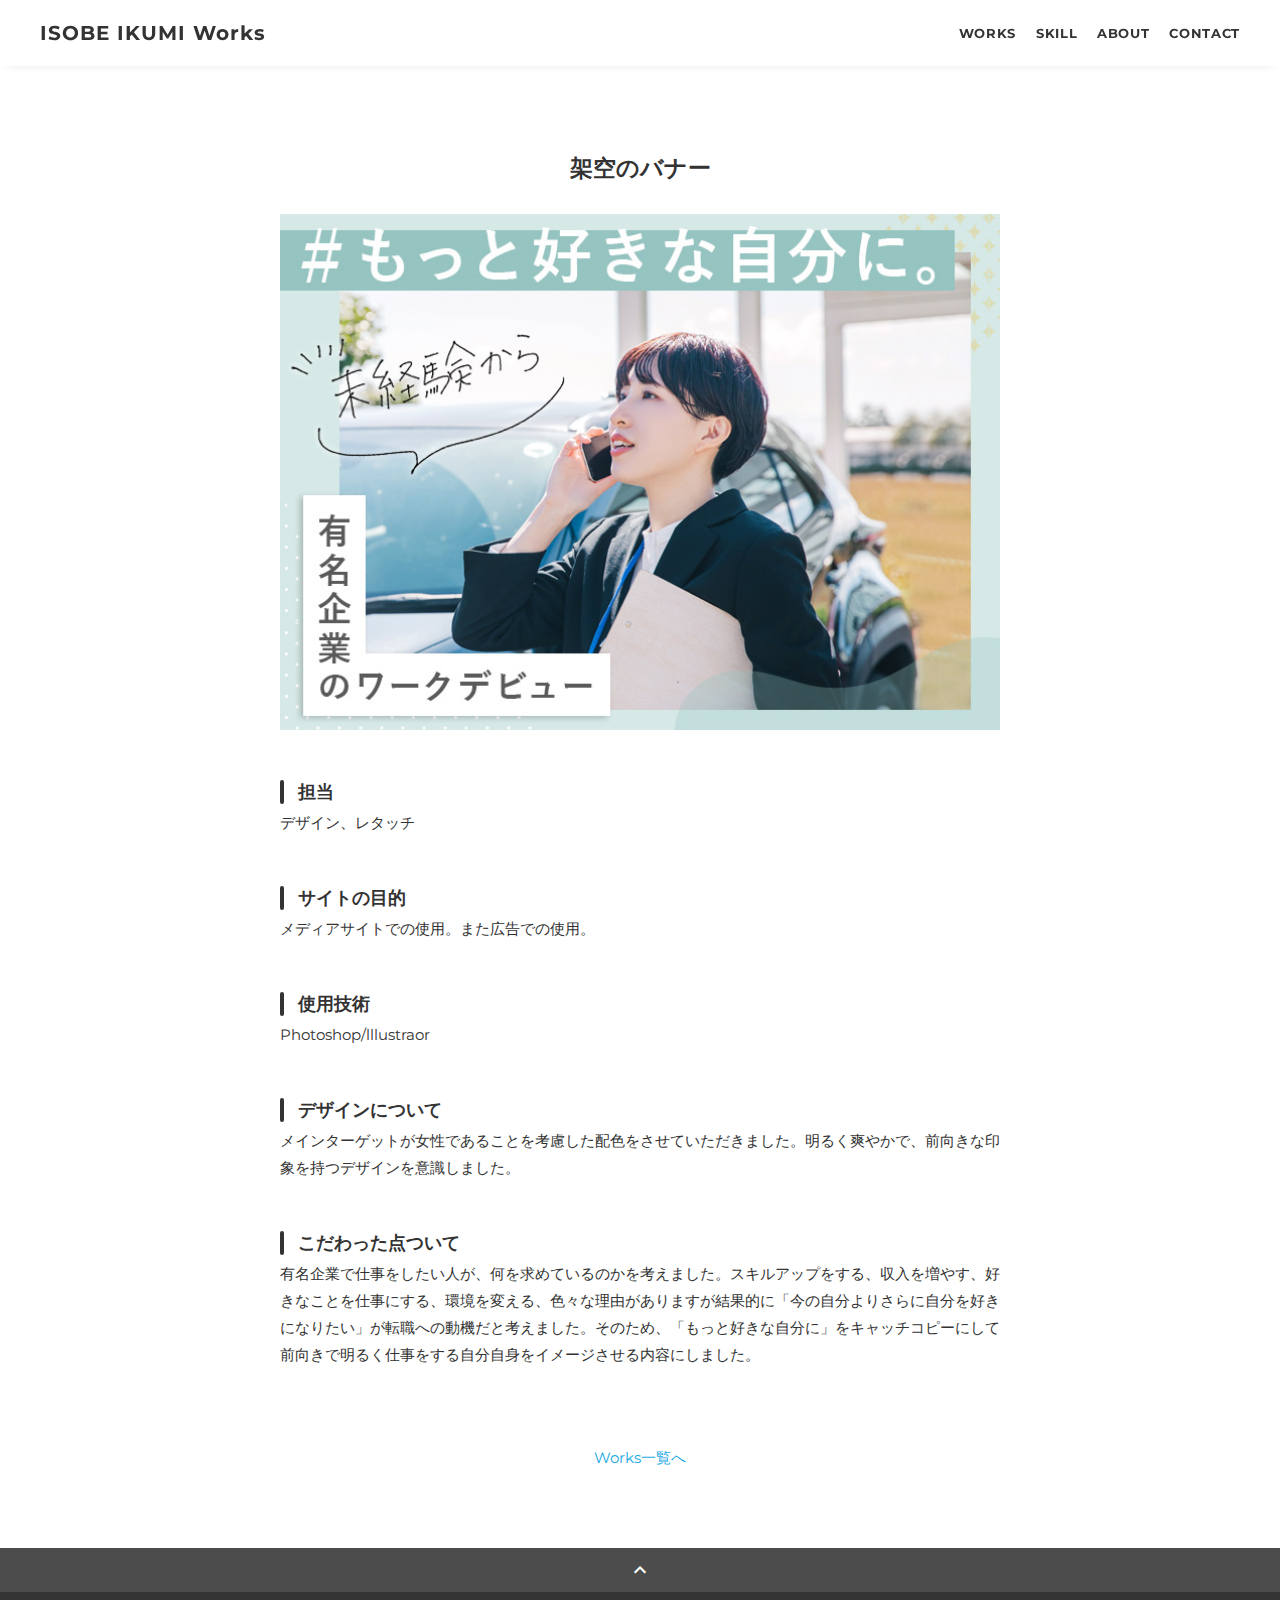
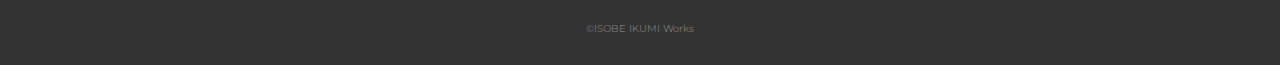
<file: works-4.html>
<!DOCTYPE html>
<html>
<head>
  <meta charset="utf-8">
  <meta name="viewport" content="width=device-width, initial-scale=1.0, maximum-scale=1.0, minimum-scale=1.0">
  <title>ポートフォリオ</title>
  <link rel="preconnect" href="https://fonts.gstatic.com">
  <link href="https://fonts.googleapis.com/css2?family=Montserrat:wght@400;700&display=swap" rel="stylesheet">
  <link href="https://fonts.googleapis.com/css?family=Material+Icons+Outlined" rel="stylesheet">
  <link href="css/ress.css" media="all" rel="stylesheet" type="text/css" />
  <link href="css/style.css" media="all" rel="stylesheet" type="text/css" />
</head>

<body>
  <div class="wrapper">

    <!-- header -->
    <header class="header ">
      <div class="container">
        <h1 class="header-logo">
          <a href="index.html">ISOBE IKUMI Works</a>
        </h1>
        <nav class="gnav">
          <ul class="gnav-list">
            <li class="gnav-item"><a href="index.html#works">WORKS</a></li>
            <li class="gnav-item"><a href="index.html#skill">SKILL</a></li>
            <li class="gnav-item"><a href="index.html#about">ABOUT</a></li>
            <li class="gnav-item"><a href="index.html#contact">CONTACT</a></li>
          </ul>
        </nav>
      </div>
    </header>
    <!-- /header -->

    <main class="content">

      <article class="article">
        <div class="article-container">
          <h2 class="article-title">架空のバナー</h2>
          <div class="article-body">
            <p style="text-align: center;">
              <img src="img/works-detail/works-4.jpg" alt="バナー4">
            </p>
            <h3>担当</h3>
            <p>デザイン、レタッチ</p>
            <h3>サイトの目的</h3>
            <p>メディアサイトでの使用。また広告での使用。</p>
            <h3>使用技術</h3>
            <p>Photoshop/lllustraor</p>
            <h3>デザインについて</h3>
            <p>
              メインターゲットが女性であることを考慮した配色をさせていただきました。明るく爽やかで、前向きな印象を持つデザインを意識しました。
            </p>
            <h3>こだわった点ついて</h3>
            <p>
              有名企業で仕事をしたい人が、何を求めているのかを考えました。スキルアップをする、収入を増やす、好きなことを仕事にする、環境を変える、色々な理由がありますが結果的に「今の自分よりさらに自分を好きになりたい」が転職への動機だと考えました。そのため、「もっと好きな自分に」をキャッチコピーにして前向きで明るく仕事をする自分自身をイメージさせる内容にしました。
            </p>
          </div>
          <div class="home-link">
            <a href="index.html#works">Works一覧へ</a>
          </div>
        </div>
      </article>

      <div class="page-top" id="js-page-top">
        <span class="material-icons-outlined">expand_less</span>
      </div>
    </main>

    <!-- footer -->
    <footer class="footer">
      <div class="copyright">&copy;ISOBE IKUMI Works</div>
    </footer>
    <!-- /footer -->

  </div>
  <script src="https://ajax.googleapis.com/ajax/libs/jquery/3.6.0/jquery.min.js"></script>
  <script type='text/javascript' src="js/script.js"></script>
</body>
</html>
</file>
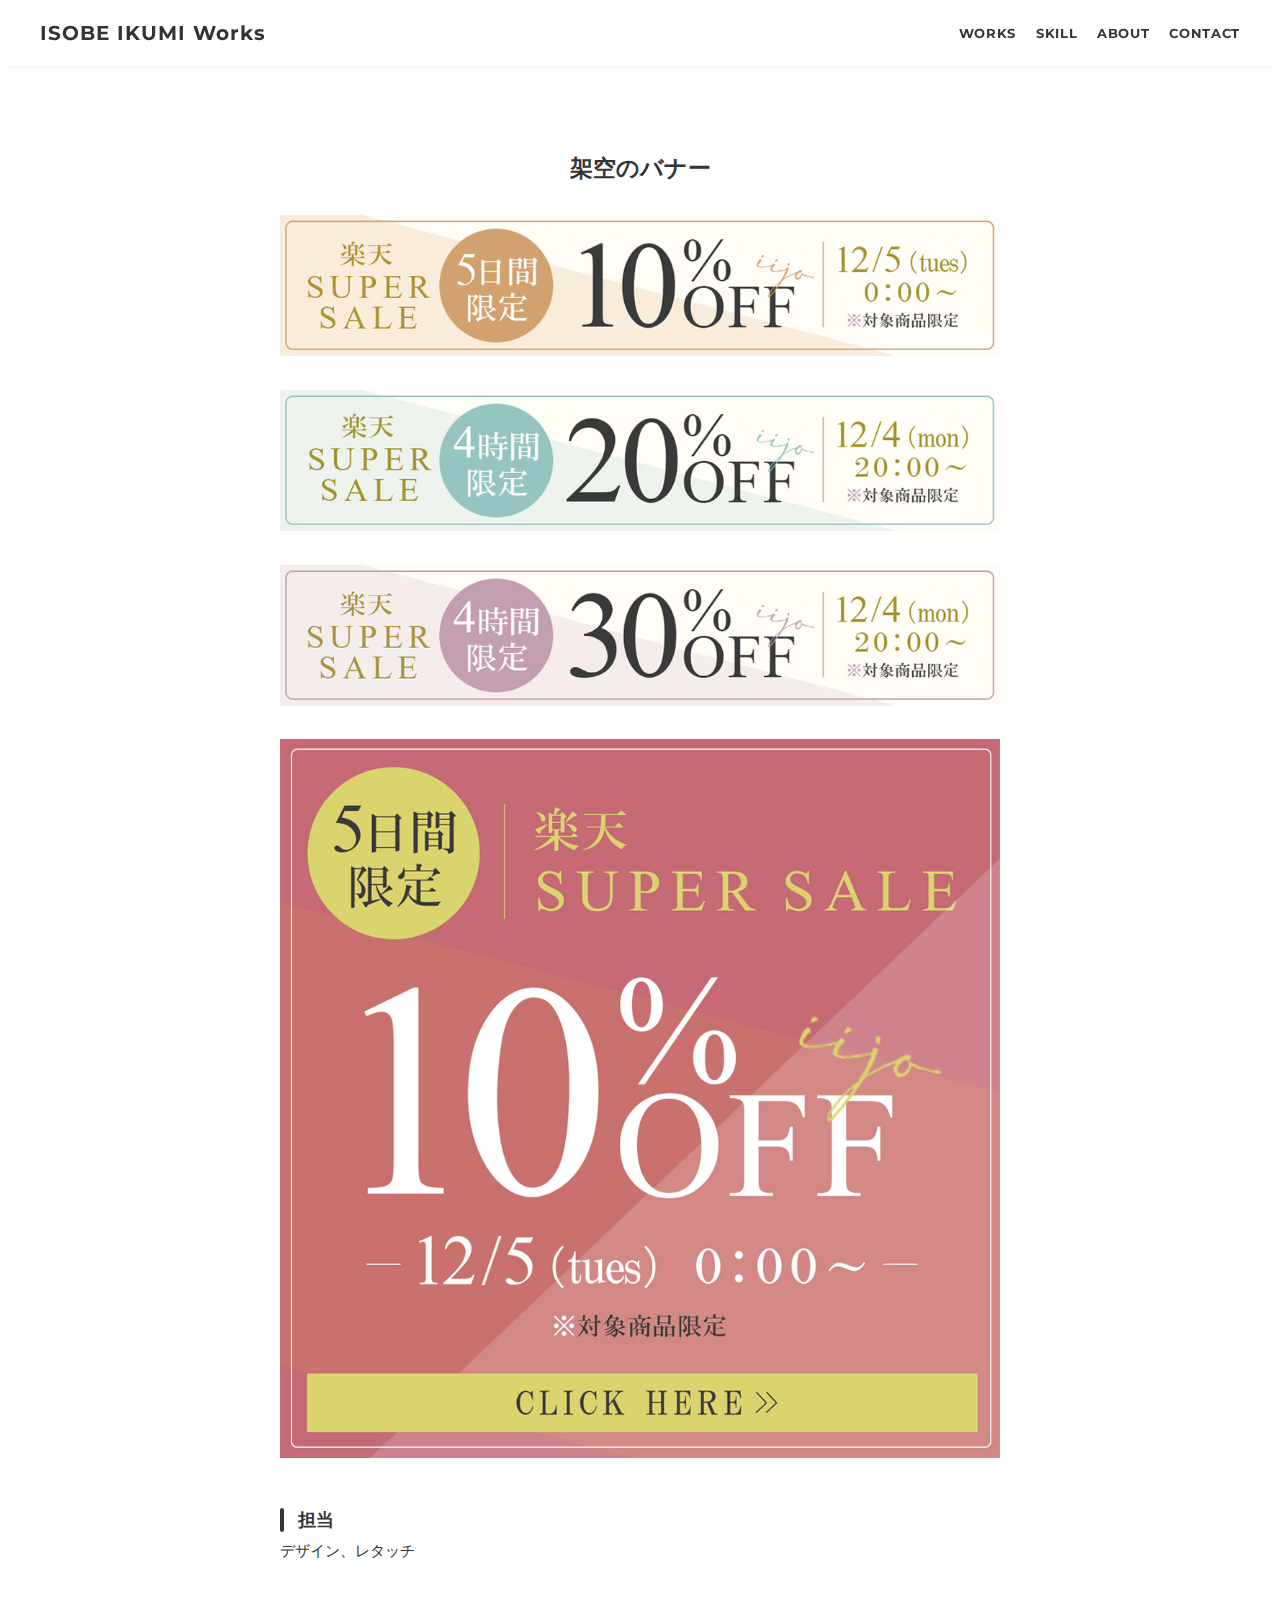
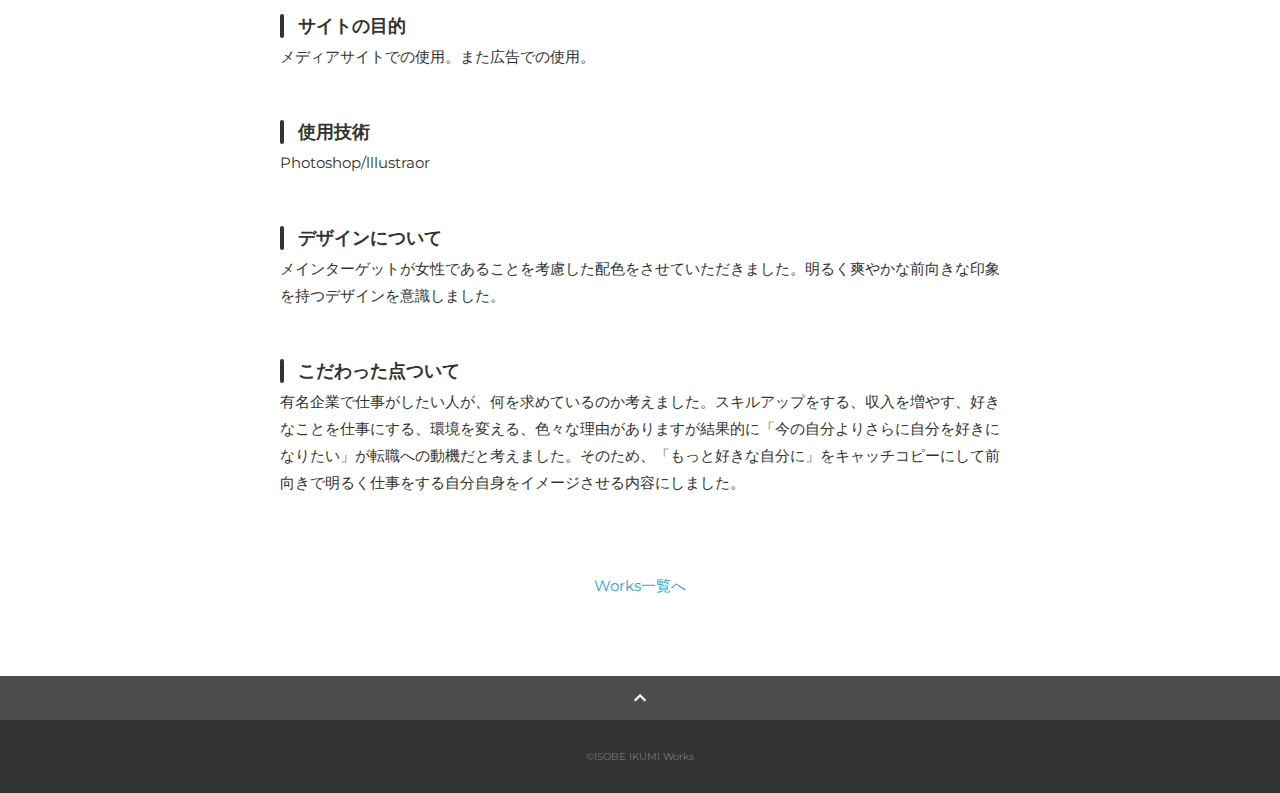
<file: works-5.html>
<!DOCTYPE html>
<html>
<head>
  <meta charset="utf-8">
  <meta name="viewport" content="width=device-width, initial-scale=1.0, maximum-scale=1.0, minimum-scale=1.0">
  <title>ポートフォリオ</title>
  <link rel="preconnect" href="https://fonts.gstatic.com">
  <link href="https://fonts.googleapis.com/css2?family=Montserrat:wght@400;700&display=swap" rel="stylesheet">
  <link href="https://fonts.googleapis.com/css?family=Material+Icons+Outlined" rel="stylesheet">
  <link href="css/ress.css" media="all" rel="stylesheet" type="text/css" />
  <link href="css/style.css" media="all" rel="stylesheet" type="text/css" />
</head>

<body>
  <div class="wrapper">

    <!-- header -->
    <header class="header ">
      <div class="container">
        <h1 class="header-logo">
          <a href="index.html">ISOBE IKUMI Works</a>
        </h1>
        <nav class="gnav">
          <ul class="gnav-list">
            <li class="gnav-item"><a href="index.html#works">WORKS</a></li>
            <li class="gnav-item"><a href="index.html#skill">SKILL</a></li>
            <li class="gnav-item"><a href="index.html#about">ABOUT</a></li>
            <li class="gnav-item"><a href="index.html#contact">CONTACT</a></li>
          </ul>
        </nav>
      </div>
    </header>
    <!-- /header -->

    <main class="content">

      <article class="article">
        <div class="article-container">
          <h2 class="article-title">架空のバナー</h2>
          <div class="article-body">
            <p style="text-align: center;">
              <img src="img/works-detail/works-5.jpg" alt="バナー5">
            </p>
            <h3>担当</h3>
            <p>デザイン、レタッチ</p>
            <h3>サイトの目的</h3>
            <p>メディアサイトでの使用。また広告での使用。</p>
            <h3>使用技術</h3>
            <p>Photoshop/lllustraor</p>
            <h3>デザインについて</h3>
            <p>
              メインターゲットが女性であることを考慮した配色をさせていただきました。明るく爽やかな前向きな印象を持つデザインを意識しました。
            </p>
            <h3>こだわった点ついて</h3>
            <p>
              有名企業で仕事がしたい人が、何を求めているのか考えました。スキルアップをする、収入を増やす、好きなことを仕事にする、環境を変える、色々な理由がありますが結果的に「今の自分よりさらに自分を好きになりたい」が転職への動機だと考えました。そのため、「もっと好きな自分に」をキャッチコピーにして前向きで明るく仕事をする自分自身をイメージさせる内容にしました。
            </p>
          </div>
          <div class="home-link">
            <a href="index.html#works">Works一覧へ</a>
          </div>
        </div>
      </article>

      <div class="page-top" id="js-page-top">
        <span class="material-icons-outlined">expand_less</span>
      </div>
    </main>

    <!-- footer -->
    <footer class="footer">
      <div class="copyright">&copy;ISOBE IKUMI Works</div>
    </footer>
    <!-- /footer -->

  </div>
  <script src="https://ajax.googleapis.com/ajax/libs/jquery/3.6.0/jquery.min.js"></script>
  <script type='text/javascript' src="js/script.js"></script>
</body>
</html>
</file>
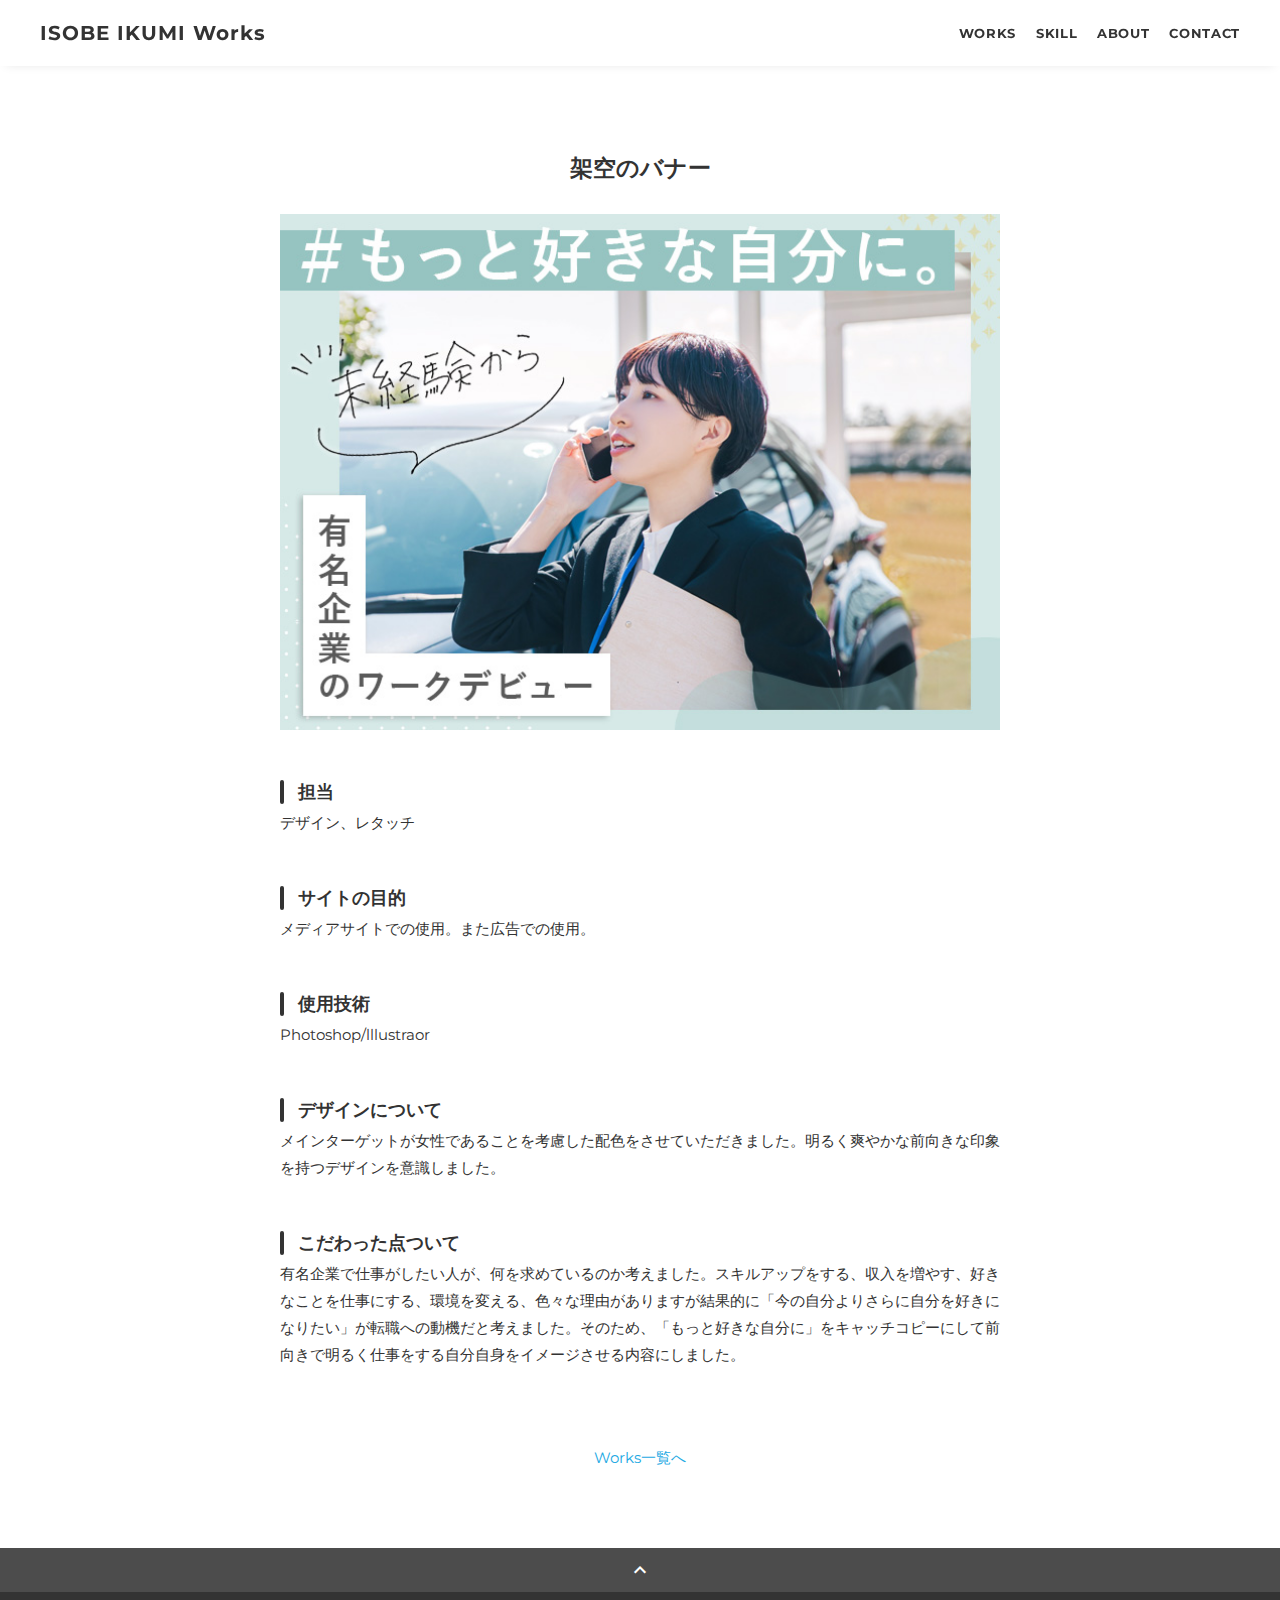
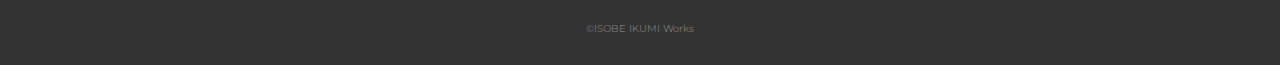
<file: works-6.html>
<!DOCTYPE html>
<html>
<head>
  <meta charset="utf-8">
  <meta name="viewport" content="width=device-width, initial-scale=1.0, maximum-scale=1.0, minimum-scale=1.0">
  <title>ポートフォリオ</title>
  <link rel="preconnect" href="https://fonts.gstatic.com">
  <link href="https://fonts.googleapis.com/css2?family=Montserrat:wght@400;700&display=swap" rel="stylesheet">
  <link href="https://fonts.googleapis.com/css?family=Material+Icons+Outlined" rel="stylesheet">
  <link href="css/ress.css" media="all" rel="stylesheet" type="text/css" />
  <link href="css/style.css" media="all" rel="stylesheet" type="text/css" />
</head>

<body>
  <div class="wrapper">

    <!-- header -->
    <header class="header ">
      <div class="container">
        <h1 class="header-logo">
          <a href="index.html">ISOBE IKUMI Works</a>
        </h1>
        <nav class="gnav">
          <ul class="gnav-list">
            <li class="gnav-item"><a href="index.html#works">WORKS</a></li>
            <li class="gnav-item"><a href="index.html#skill">SKILL</a></li>
            <li class="gnav-item"><a href="index.html#about">ABOUT</a></li>
            <li class="gnav-item"><a href="index.html#contact">CONTACT</a></li>
          </ul>
        </nav>
      </div>
    </header>
    <!-- /header -->

    <main class="content">

      <article class="article">
        <div class="article-container">
          <h2 class="article-title">架空のバナー</h2>
          <div class="article-body">
            <p style="text-align: center;">
              <img src="img/works-detail/works-6.jpg" alt="バナー6">
            </p>
            <h3>担当</h3>
            <p>デザイン、レタッチ</p>
            <h3>サイトの目的</h3>
            <p>メディアサイトでの使用。また広告での使用。</p>
            <h3>使用技術</h3>
            <p>Photoshop/lllustraor</p>
            <h3>デザインについて</h3>
            <p>
              メインターゲットが女性であることを考慮した配色をさせていただきました。明るく爽やかな前向きな印象を持つデザインを意識しました。
            </p>
            <h3>こだわった点ついて</h3>
            <p>
              有名企業で仕事がしたい人が、何を求めているのか考えました。スキルアップをする、収入を増やす、好きなことを仕事にする、環境を変える、色々な理由がありますが結果的に「今の自分よりさらに自分を好きになりたい」が転職への動機だと考えました。そのため、「もっと好きな自分に」をキャッチコピーにして前向きで明るく仕事をする自分自身をイメージさせる内容にしました。
            </p>
          </div>
          <div class="home-link">
            <a href="index.html#works">Works一覧へ</a>
          </div>
        </div>
      </article>

      <div class="page-top" id="js-page-top">
        <span class="material-icons-outlined">expand_less</span>
      </div>
    </main>

    <!-- footer -->
    <footer class="footer">
      <div class="copyright">&copy;ISOBE IKUMI Works</div>
    </footer>
    <!-- /footer -->

  </div>
  <script src="https://ajax.googleapis.com/ajax/libs/jquery/3.6.0/jquery.min.js"></script>
  <script type='text/javascript' src="js/script.js"></script>
</body>
</html>
</file>
<file: css/ress.css>
/*!
 * ress.css • v3.0.1
 * MIT License
 * github.com/filipelinhares/ress
 */

/* # =================================================================
   # Global selectors
   # ================================================================= */

html {
  box-sizing: border-box;
  word-break: normal;
  -moz-tab-size: 4;
  tab-size: 4;

  -webkit-text-size-adjust: 100%; /* Prevent adjustments of font size after orientation changes in iOS */
}

*,
::before,
::after {
  box-sizing: inherit;
  background-repeat: no-repeat; /* Set `background-repeat: no-repeat` to all elements and pseudo elements */
}

::before,
::after {
  vertical-align: inherit;
  text-decoration: inherit; /* Inherit text-decoration and vertical align to ::before and ::after pseudo elements */
}

* {
  margin: 0;
  padding: 0; /* Reset `padding` and `margin` of all elements */
}

/* # =================================================================
   # General elements
   # ================================================================= */

hr {
  overflow: visible; /* Show the overflow in Edge and IE */
  height: 0; /* Add the correct box sizing in Firefox */
}

details,
main {
  display: block; /* Render the `main` element consistently in IE. */
}

summary {
  display: list-item; /* Add the correct display in all browsers */
}

small {
  font-size: 80%; /* Set font-size to 80% in `small` elements */
}

[hidden] {
  display: none; /* Add the correct display in IE */
}

abbr[title] {
  /* Add the correct text decoration in Chrome, Edge, IE, Opera, and Safari */
  text-decoration: underline;
  text-decoration: underline dotted;
  border-bottom: none; /* Remove the bottom border in Chrome 57 */
}

a {
  background-color: transparent; /* Remove the gray background on active links in IE 10 */
}

a:active,
a:hover {
  outline-width: 0; /* Remove the outline when hovering in all browsers */
}

code,
kbd,
pre,
samp {
  font-family: monospace, monospace; /* Specify the font family of code elements */
}

pre {
  font-size: 1em; /* Correct the odd `em` font sizing in all browsers */
}

b,
strong {
  font-weight: bolder; /* Add the correct font weight in Chrome, Edge, and Safari */
}

/* https://gist.github.com/unruthless/413930 */
sub,
sup {
  position: relative;
  font-size: 75%;
  line-height: 0;
  vertical-align: baseline;
}

sub {
  bottom: -.25em;
}

sup {
  top: -.5em;
}

/* # =================================================================
   # Forms
   # ================================================================= */

input {
  border-radius: 0;
}

/* Replace pointer cursor in disabled elements */
[disabled] {
  cursor: default;
}

[type="number"]::-webkit-container-spin-button,
[type="number"]::-webkit-outer-spin-button {
  height: auto; /* Correct the cursor style of increment and decrement buttons in Chrome */
}

[type="search"] {
  outline-offset: -2px; /* Correct the outline style in Safari */

  -webkit-appearance: textfield; /* Correct the odd appearance in Chrome and Safari */
}

[type="search"]::-webkit-search-decoration {
  -webkit-appearance: none; /* Remove the container padding in Chrome and Safari on macOS */
}

textarea {
  overflow: auto; /* Internet Explorer 11+ */
  resize: vertical; /* Specify textarea resizability */
}

button,
input,
optgroup,
select,
textarea {
  font: inherit; /* Specify font inheritance of form elements */
}

optgroup {
  font-weight: bold; /* Restore the font weight unset by the previous rule */
}

button {
  overflow: visible; /* Address `overflow` set to `hidden` in IE 8/9/10/11 */
}

button,
select {
  text-transform: none; /* Firefox 40+, Internet Explorer 11- */
}

/* Apply cursor pointer to button elements */
button,
[type="button"],
[type="reset"],
[type="submit"],
[role="button"] {
  cursor: pointer;
  color: inherit;
}

/* Remove container padding and border in Firefox 4+ */
button::-moz-focus-container,
[type="button"]::-moz-focus-container,
[type="reset"]::-moz-focus-container,
[type="submit"]::-moz-focus-container {
  padding: 0;
  border-style: none;
}

/* Replace focus style removed in the border reset above */
button:-moz-focusring,
[type="button"]::-moz-focus-container,
[type="reset"]::-moz-focus-container,
[type="submit"]::-moz-focus-container {
  outline: 1px dotted ButtonText;
}

button,
html [type="button"],
/* Prevent a WebKit bug where (2) destroys native `audio` and `video`controls in Android 4 */
[type="reset"],
[type="submit"] {
  -webkit-appearance: button; /* Correct the inability to style clickable types in iOS */
}

/* Remove the default button styling in all browsers */
button,
input,
select,
textarea {
  border-style: none;
  background-color: transparent;
}

/* Style select like a standard input */
select {
  -webkit-appearance: none; /* Chrome 41+ */
  -moz-appearance: none; /* Firefox 36+ */
}

select::-ms-expand {
  display: none; /* Internet Explorer 11+ */
}

select::-ms-value {
  color: currentColor; /* Internet Explorer 11+ */
}

legend {
  display: table; /* Correct the text wrapping in Edge and IE */
  max-width: 100%; /* Correct the text wrapping in Edge and IE */
  max-width: 100%; /* Correct the text wrapping in Edge 18- and IE */
  white-space: normal; /* Correct the text wrapping in Edge and IE */
  color: inherit; /* Correct the color inheritance from `fieldset` elements in IE */
  border: 0; /* Correct `color` not being inherited in IE 8/9/10/11 */
}

::-webkit-file-upload-button {
  font: inherit; /* Change font properties to `inherit` in Chrome and Safari */
  color: inherit;
  /* Correct the inability to style clickable types in iOS and Safari */

  -webkit-appearance: button;
}

/* # =================================================================
   # Specify media element style
   # ================================================================= */

img {
  border-style: none; /* Remove border when inside `a` element in IE 8/9/10 */
}

/* Add the correct vertical alignment in Chrome, Firefox, and Opera */
progress {
  vertical-align: baseline;
}

/* # =================================================================
   # Accessibility
   # ================================================================= */

/* Hide content from screens but not screenreaders */
@media screen {
  [hidden~="screen"] {
    display: inherit;
  }
  [hidden~="screen"]:not(:active):not(:focus):not(:target) {
    position: absolute !important;
    clip: rect(0 0 0 0) !important;
  }
}

/* Specify the progress cursor of updating elements */
[aria-busy="true"] {
  cursor: progress;
}

/* Specify the pointer cursor of trigger elements */
[aria-controls] {
  cursor: pointer;
}

/* Specify the unstyled cursor of disabled, not-editable, or otherwise inoperable elements */
[aria-disabled] {
  cursor: default;
}
</file>
<file: css/style.css>
body {
  font-family: "Montserrat","Helvetica Neue",Arial,"Hiragino Kaku Gothic ProN","Hiragino Sans",Meiryo,sans-serif;
  font-size: 15px;
  letter-spacing: .0.5em;
  color: #333;
}

a {
  transition: opacity .3s;
  text-decoration: none;
  color: #1ca9e3;
}

img {
  max-width: 100%;
  height: auto;
  vertical-align: bottom;
  border-style: none;
}



.pc-only {
  display: block;
}

.sp-only {
  display: none;
}

/*--------------------------------
 レイアウト
---------------------------------*/
.wrapper {
  padding-top: 73px;
}

.section {
  padding: 90px 0;
}

.section:nth-of-type(odd) {
  background-color: #f7f7f7;
}

.container {
  max-width: 1340px;
  margin: 0 auto;
  padding: 0 40px;
}

/*--------------------------------
 見出し
---------------------------------*/
.title {
  font-size: 34px;
  font-weight: bold;
  line-height: 1;
  margin-bottom: 40px;
  text-align: center;
  letter-spacing: .05em;
  color: #333;
}

.lead {
  font-size: 16px;
  line-height: 1.8;
  margin-bottom: 30px;
}

/*--------------------------------
ヘッダー
---------------------------------*/
.header {
  position: fixed;
  top: 0;
  z-index: 1;
  width: 100%;
  background-color: #fff;
  box-shadow: 0 5px 10px -6px rgba(0,0,0,.1);
}

.header .container {
  display: flex;
  align-items: center;
  justify-content: space-between;
  padding: 20px 40px;
}

.header-logo {
  font-size: 20px;
  font-weight: bold;
  line-height: 1.2;
  margin-right: 20px;
  letter-spacing: .05em;
}

.header-logo a {
  color: #333;
}

.gnav-list {
  display: flex;
  justify-content: space-between;
  list-style: none;
}

.gnav-item:not(:last-child) {
  margin-right: 20px;
}

.gnav-item a {
  position: relative;
  font-size: 13px;
  font-weight: bold;
  display: inline-block;
  padding: 5px 0;
  transition: .3s;
  letter-spacing: .05em;
  color: #333;
}
.gnav-item a:after {
  position: absolute;
  bottom: 0;
  left: 50%;
  width: 0;
  height: 3px;
  content: "";
  transition: .3s;
  -webkit-transform: translateX(-50%);
  transform: translateX(-50%);
  background-color: #333;
}

.gnav-item a:hover:after {
  width: 100%;
}

/*--------------------------------
 メインビジュアル
---------------------------------*/
.mv {
  display: flex;
  align-items: center;
  justify-content: center;
  height: auto;
  text-align: center;
}

.mv-container {
  position: relative;
  padding: 0 20px;
}

.mv-container img {
  width: 100%;
  height: auto;
}

/*--------------------------------
 Works
---------------------------------*/
.works-list {
  display: flex;
  flex-wrap: wrap;
  margin-bottom: -40px;
}

.works-item {
  width: 31.74603%;
  margin-right: 1.58730%;
  margin-bottom: 40px;
  color: #333;
}

.works-item:hover {
  opacity: .9;
}

.works-item:nth-of-type(3n) {
  margin-right: 0;
}

.works-name {
  font-size: 12px;
  font-weight: bold;
  margin-top: 8px;
}

.works-info {
  font-size: 10px;
  margin-top: 5px;
}

/*--------------------------------
 Skill
---------------------------------*/
.skill-list {
  display: flex;
  flex-wrap: wrap;
  justify-content: space-between;
  margin-bottom: -50px;
}

.skill-item {
  display: flex;
  align-items: flex-start;
  justify-content: space-between;
  width: 48%;
  margin-bottom: 50px;
}

.skill-img {
  width: 60px;
  height: auto;
  margin-right: 20px;
}

.skill-body {
  flex: 1;
}

.skill-name {
  margin-bottom: 10px;
}

.skill-text {
  font-size: 14px;
  line-height: 1.8;
}

/*--------------------------------
 About
---------------------------------*/
.profile {
  display: flex;
  flex-wrap: wrap;
  max-width: 800px;
  margin: 0 auto;
}
.profile-img {
  width: 20%;
  margin-right: 30px;
  border-radius: 50%;
}
.profile-img img {
  border-radius: 50%;
}
.profile-body {
  flex: 1;
}

.profile-body p {
  font-size: 15px;
  line-height: 1.8;
}

.profile-body p:not(:last-child) {
  margin-bottom: 30px;
}

/*--------------------------------
 Contact
---------------------------------*/
.contact {
  text-align: center;
}

.contact-item:not(:last-child) {
  margin-right: 10px;
}

.contact-text {
  margin-top: 10px;
}
/*--------------------------------
 ページトップ
---------------------------------*/
.page-top {
  font-weight: bold;
  padding: 10px;
  cursor: pointer;
  text-align: center;
  background-color: #4c4c4c;
}

.page-top .material-icons-outlined {
  vertical-align: bottom;
  color: #fff;
}

/*--------------------------------
 フッター
---------------------------------*/
.footer {
  padding: 30px;
  background-color: #333;
}

.copyright {
  font-size: 10px;
  text-align: center;
  color: #797979;
}

/*--------------------------------
 下層：Worksページ
---------------------------------*/
.article {
  padding: 80px 0;
}

.article-container {
  max-width: 1040px;
  margin: 0 auto;
  padding: 0 20px;
}

.article-title {
  margin-bottom: 30px;
  text-align: center;
}

.article-body {
  max-width: 720px;
  margin: 0 auto;
  margin-bottom: 80px;
}

.article-body h3 {
  position: relative;
  font-size: 18px;
  margin-bottom: 5px;
  padding-left: 1em;
}

.article-body img {
  width: 100%;
  height: auto;
}

.article-body h3:not(:first-child) {
  margin-top: 50px;
}

.article-body h3::before {
  position: absolute;
  top: 0;
  left: 0;
  width: 4px;
  height: 100%;
  content: "";
  border-radius: 3px;
  background-color: #333;
}

.article-body p {
  font-size: 15px;
  line-height: 1.8;
  margin-bottom: 30px;
}

.home-link {
  text-align: center;
}

/*media Queries 767
----------------------------------------------------*/
@media screen and (max-width: 767px) {
  body {
    font-size: 14px;
  }

  .pc-only {
    display: none;
  }

  .sp-only {
    display: block;
  }

  /* 見出し */
  .title {
    font-size: 26px;
    margin-bottom: 20px;
  }

  .lead {
    font-size: 14px;
    line-height: 1.7;
    margin-bottom: 20px;
  }

  /* レイアウト */
  .wrapper {
    padding-top: 57px;
  }

  .section {
    padding: 60px 0;
  }

  .container {
    padding: 0 20px;
  }

  /* ヘッダー */
  .header .container {
    padding: 15px;
  }

  .header-logo {
    font-size: 15px;
    margin-right: 15px;
  }

  .gnav-item:not(:last-child) {
    margin-right: 10px;
  }

  .gnav-item a {
    font-size: 10px;
  }

  .gnav-item a:after {
    display: none;
  }

  /*  メインビジュアル */
  .mv {
    height: 40vh;
  }

  .mv-container {
    padding: 0 20px;
  }

  .mv-title {
    font-size: 30px;
  }
  .mv-subtitle {
    font-size: 16px;
    margin-bottom: 20px;
  }

  .mv-text {
    top: 75%;
    font-size: 14px;
    line-height: 1.7;
  }

  /* Works */
  .works-name {
    font-size: 12px;
  }

  .works-info {
    margin-top: 3px;
  }

  .works-list {
    justify-content: space-between;
  }

  .works-item {
    flex: 0 0 48%;
    margin-right: 0;
    margin-bottom: 30px;
  }

  /* Skill */
  .skill-list {
    display: block;
    margin-bottom: 0;
  }

  .skill-item {
    width: 100%;
    margin-bottom: 35px;
  }

  .skill-item:last-child {
    margin-bottom: 0;
  }

  .skill-name {
    margin-bottom: 5px;
  }

  .skill-text {
    font-size: 13px;
    line-height: 1.7;
  }

  /* About */
  .profile {
    display: block;
  }
  .profile-img {
    width: 150px;
    margin: 0 auto;
    margin-bottom: 25px;
  }

  .profile-body p {
    font-size: 14px;
    line-height: 1.7;
  }

  .profile-body p:not(:last-child) {
    margin-bottom: 20px;
  }

  /* フッター */
  .footer {
    padding: 20px;
  }

  /* 下層ページ */
  .article {
    padding: 50px 0;
  }

  .article-body h3 {
    font-size: 16px;
    padding-left: .8em;
  }

  .article-body h3:not(:first-child) {
    margin-top: 30px;
  }

  .article-body p {
    font-size: 14px;
    line-height: 1.7;
    margin-bottom: 20px;
  }
}
</file>
